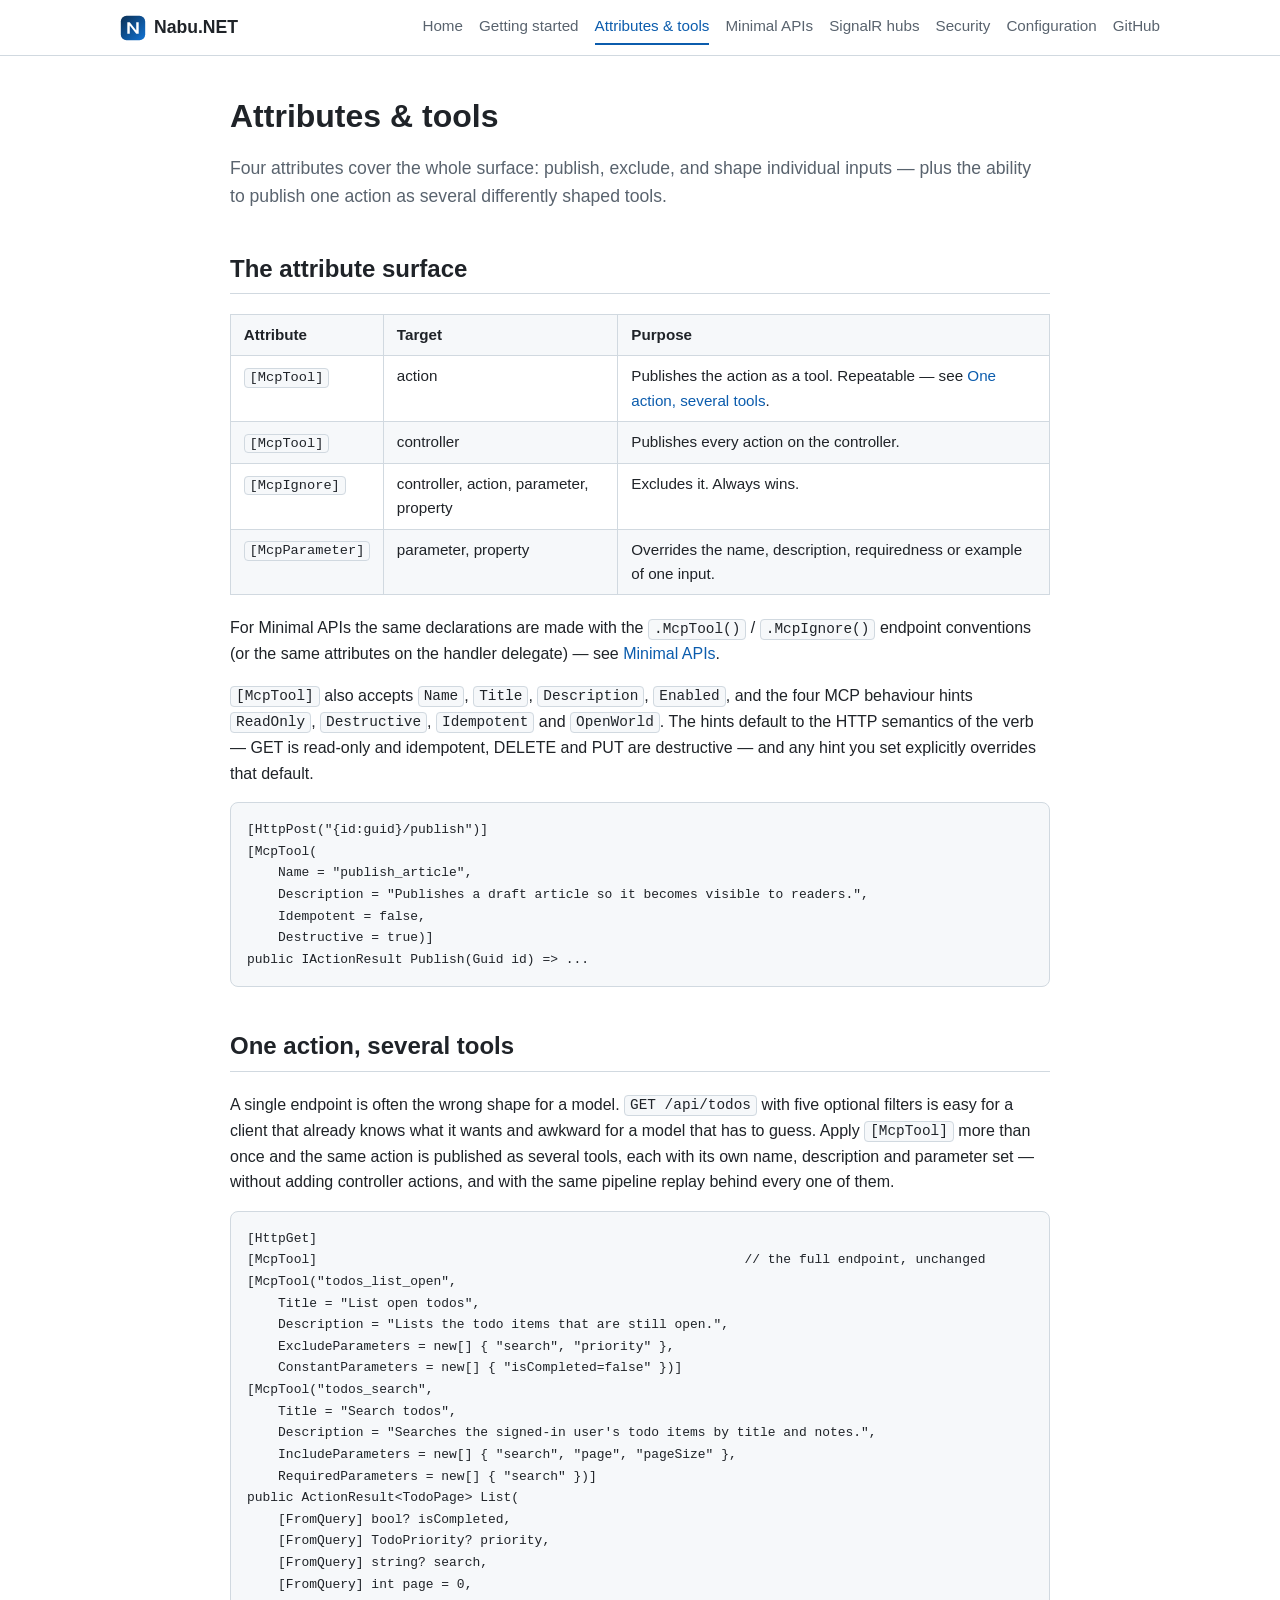
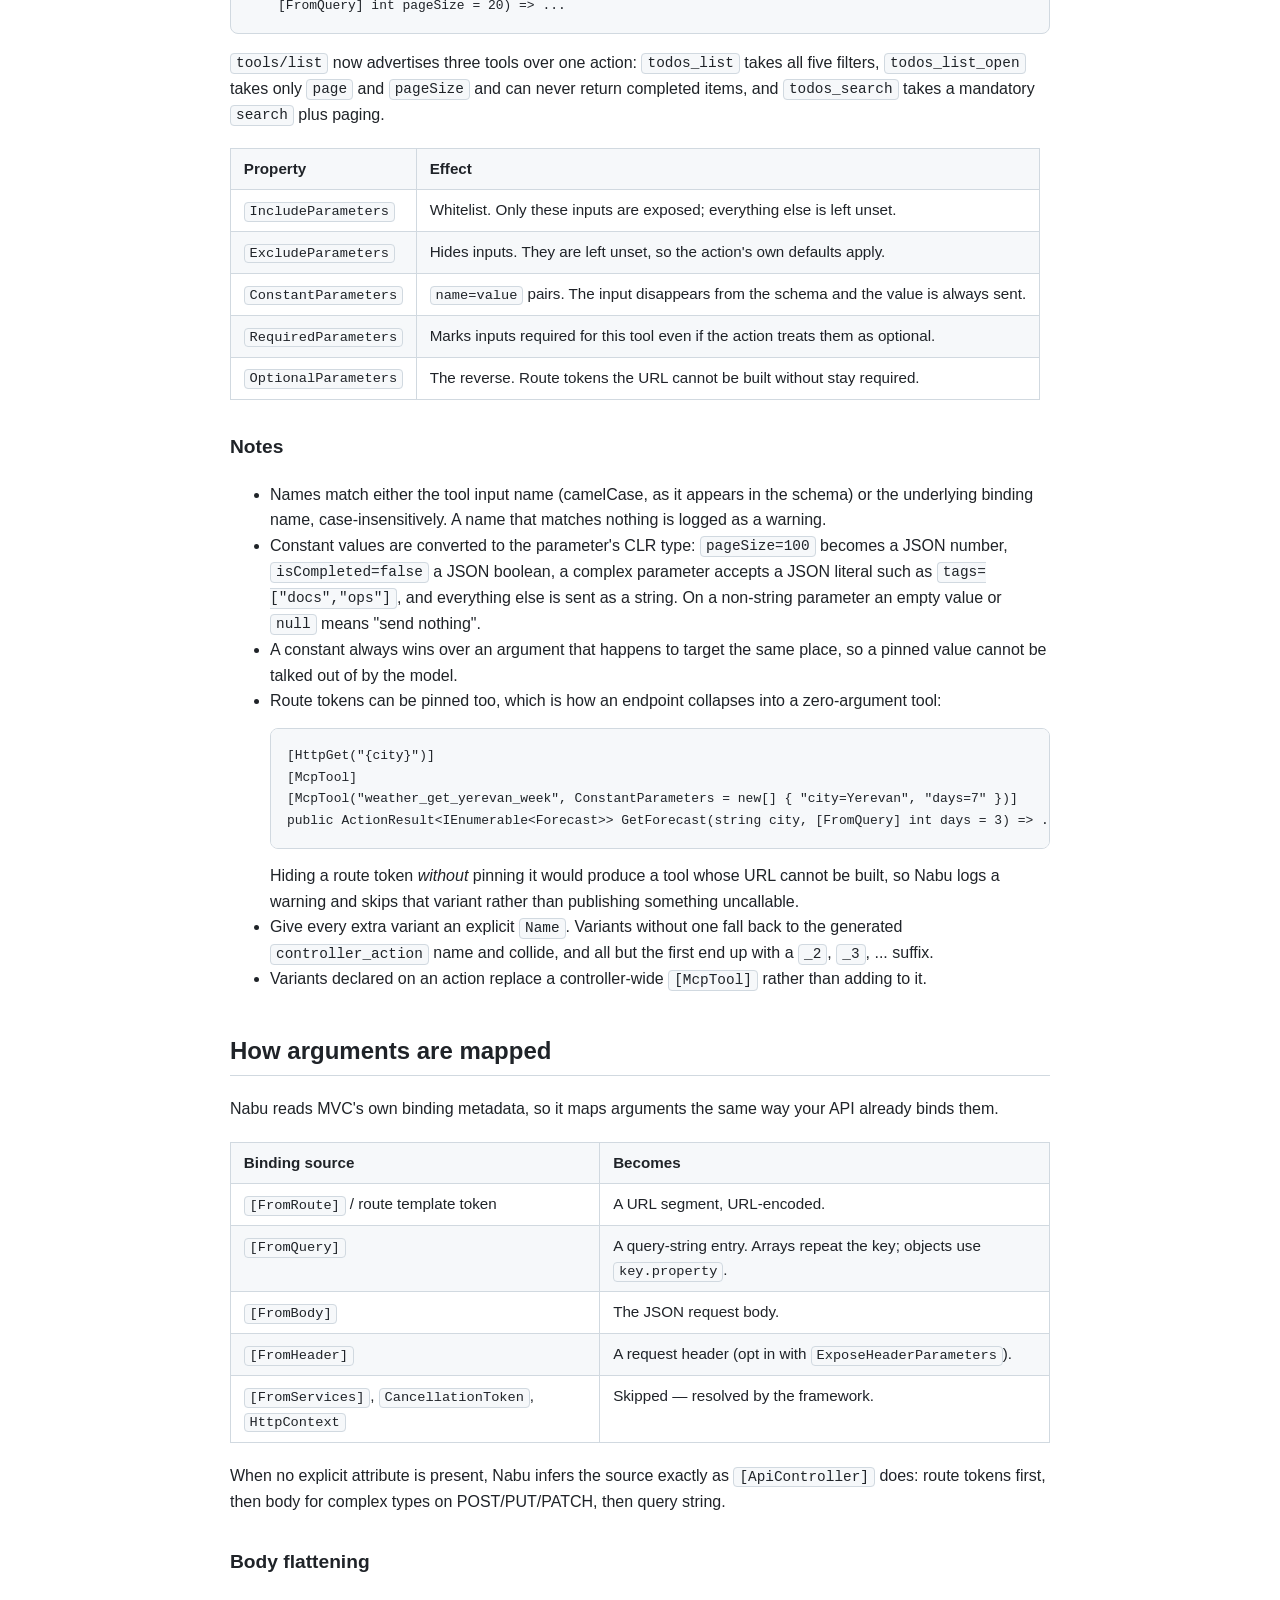
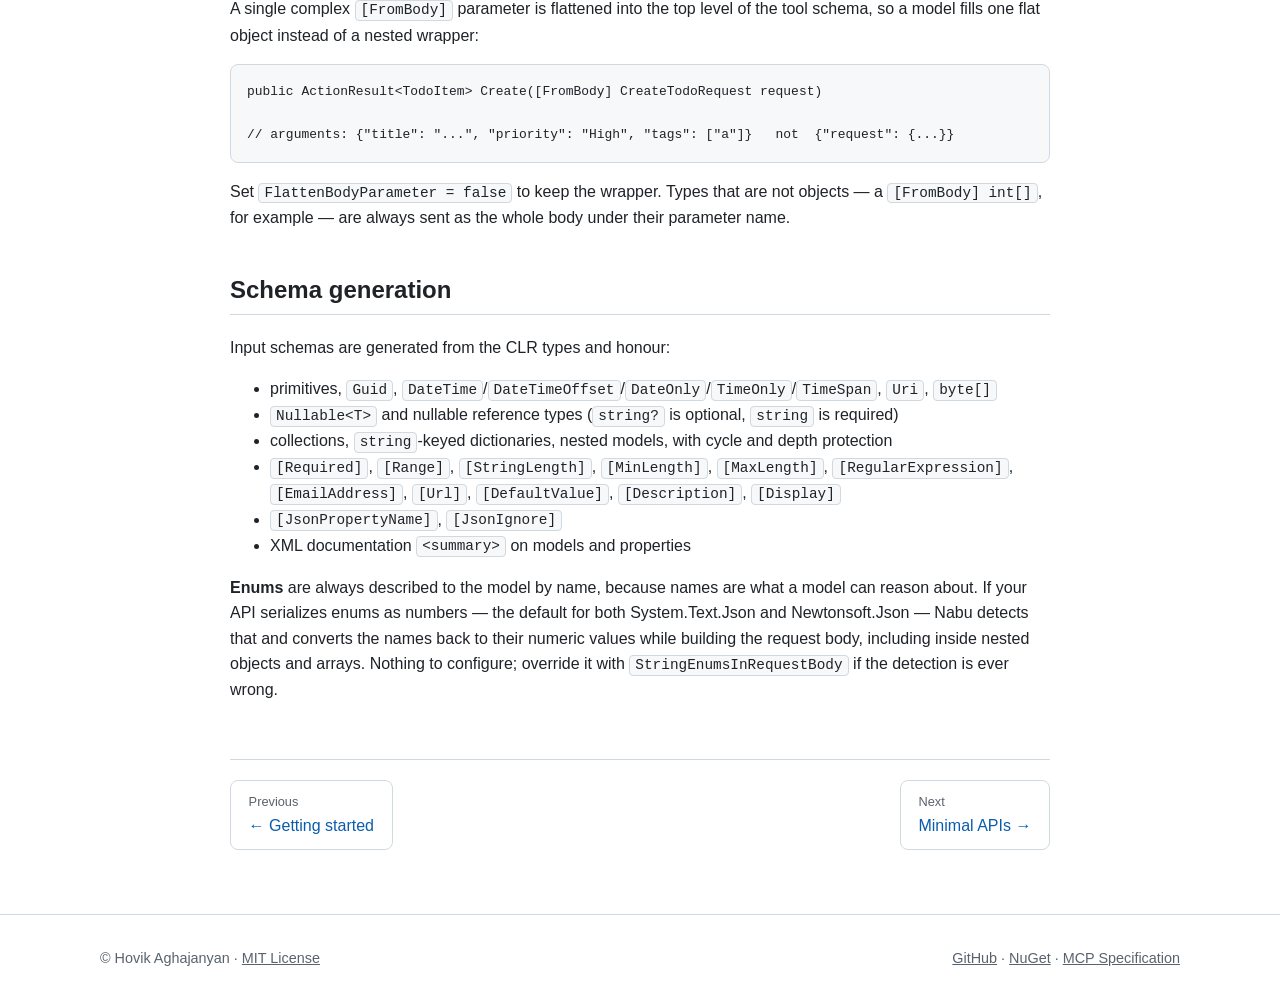
<file: docs/attributes-and-tools.html>
<!DOCTYPE html>
<html lang="en">
<head>
  <meta charset="utf-8">
  <meta name="viewport" content="width=device-width, initial-scale=1">
  <title>Attributes &amp; Tools — [McpTool], Argument Mapping and Schema Generation | Nabu.NET</title>
  <meta name="description" content="The Nabu.NET attribute surface: [McpTool], [McpIgnore], [McpParameter], publishing one action as several MCP tools, how arguments map to route, query, body and headers, and JSON schema generation from CLR types.">
  <link rel="canonical" href="https://hovik-aghajanyan.github.io/nabu.net/attributes-and-tools.html">
  <link rel="icon" type="image/svg+xml" href="assets/logo.svg">
  <link rel="stylesheet" href="assets/style.css">

  <meta property="og:type" content="article">
  <meta property="og:site_name" content="Nabu.NET">
  <meta property="og:title" content="Attributes &amp; Tools — [McpTool], Argument Mapping and Schema Generation">
  <meta property="og:description" content="The full Nabu.NET attribute surface: publishing actions as MCP tools, shaping parameter sets, and generating JSON schemas from CLR types and XML docs.">
  <meta property="og:url" content="https://hovik-aghajanyan.github.io/nabu.net/attributes-and-tools.html">
  <meta property="og:image" content="https://hovik-aghajanyan.github.io/nabu.net/assets/og-image.png">
  <meta name="twitter:card" content="summary_large_image">

  <script type="application/ld+json">
  {
    "@context": "https://schema.org",
    "@type": "TechArticle",
    "headline": "Nabu.NET attributes and tools",
    "description": "Reference for [McpTool], [McpIgnore] and [McpParameter], multi-tool publishing, argument mapping and schema generation in Nabu.NET.",
    "url": "https://hovik-aghajanyan.github.io/nabu.net/attributes-and-tools.html",
    "author": { "@type": "Person", "name": "Hovik Aghajanyan" },
    "breadcrumb": {
      "@type": "BreadcrumbList",
      "itemListElement": [
        { "@type": "ListItem", "position": 1, "name": "Nabu.NET", "item": "https://hovik-aghajanyan.github.io/nabu.net/" },
        { "@type": "ListItem", "position": 2, "name": "Attributes & tools", "item": "https://hovik-aghajanyan.github.io/nabu.net/attributes-and-tools.html" }
      ]
    }
  }
  </script>
</head>
<body>

<header class="site-header">
  <div class="inner">
    <a class="brand" href="./"><img src="assets/logo.svg" alt="" width="26" height="26"> Nabu.NET</a>
    <nav class="site-nav" aria-label="Main">
      <a href="./">Home</a>
      <a href="getting-started.html">Getting started</a>
      <a href="attributes-and-tools.html" aria-current="page">Attributes &amp; tools</a>
      <a href="minimal-apis.html">Minimal APIs</a>
      <a href="signalr.html">SignalR hubs</a>
      <a href="security.html">Security</a>
      <a href="configuration.html">Configuration</a>
      <a href="https://github.com/hovik-aghajanyan/nabu.net" rel="noopener">GitHub</a>
    </nav>
  </div>
</header>

<main>
  <article class="doc">
    <h1>Attributes &amp; tools</h1>
    <p class="lede">Four attributes cover the whole surface: publish, exclude, and shape individual inputs —
    plus the ability to publish one action as several differently shaped tools.</p>

    <h2 id="attributes">The attribute surface</h2>
    <table>
      <thead><tr><th>Attribute</th><th>Target</th><th>Purpose</th></tr></thead>
      <tbody>
        <tr><td><code>[McpTool]</code></td><td>action</td><td>Publishes the action as a tool. Repeatable — see <a href="#one-action-several-tools">One action, several tools</a>.</td></tr>
        <tr><td><code>[McpTool]</code></td><td>controller</td><td>Publishes every action on the controller.</td></tr>
        <tr><td><code>[McpIgnore]</code></td><td>controller, action, parameter, property</td><td>Excludes it. Always wins.</td></tr>
        <tr><td><code>[McpParameter]</code></td><td>parameter, property</td><td>Overrides the name, description, requiredness or example of one input.</td></tr>
      </tbody>
    </table>
    <p>
      For Minimal APIs the same declarations are made with the <code>.McpTool()</code> /
      <code>.McpIgnore()</code> endpoint conventions (or the same attributes on the handler delegate) —
      see <a href="minimal-apis.html">Minimal APIs</a>.
    </p>
    <p>
      <code>[McpTool]</code> also accepts <code>Name</code>, <code>Title</code>, <code>Description</code>,
      <code>Enabled</code>, and the four MCP behaviour hints <code>ReadOnly</code>, <code>Destructive</code>,
      <code>Idempotent</code> and <code>OpenWorld</code>. The hints default to the HTTP semantics of the
      verb — GET is read-only and idempotent, DELETE and PUT are destructive — and any hint you set
      explicitly overrides that default.
    </p>
    <pre><code>[HttpPost("{id:guid}/publish")]
[McpTool(
    Name = "publish_article",
    Description = "Publishes a draft article so it becomes visible to readers.",
    Idempotent = false,
    Destructive = true)]
public IActionResult Publish(Guid id) =&gt; ...</code></pre>

    <h2 id="one-action-several-tools">One action, several tools</h2>
    <p>
      A single endpoint is often the wrong shape for a model. <code>GET /api/todos</code> with five
      optional filters is easy for a client that already knows what it wants and awkward for a model that
      has to guess. Apply <code>[McpTool]</code> more than once and the same action is published as
      several tools, each with its own name, description and parameter set — without adding controller
      actions, and with the same pipeline replay behind every one of them.
    </p>
    <pre><code>[HttpGet]
[McpTool]                                                       // the full endpoint, unchanged
[McpTool("todos_list_open",
    Title = "List open todos",
    Description = "Lists the todo items that are still open.",
    ExcludeParameters = new[] { "search", "priority" },
    ConstantParameters = new[] { "isCompleted=false" })]
[McpTool("todos_search",
    Title = "Search todos",
    Description = "Searches the signed-in user's todo items by title and notes.",
    IncludeParameters = new[] { "search", "page", "pageSize" },
    RequiredParameters = new[] { "search" })]
public ActionResult&lt;TodoPage&gt; List(
    [FromQuery] bool? isCompleted,
    [FromQuery] TodoPriority? priority,
    [FromQuery] string? search,
    [FromQuery] int page = 0,
    [FromQuery] int pageSize = 20) =&gt; ...</code></pre>
    <p>
      <code>tools/list</code> now advertises three tools over one action: <code>todos_list</code> takes
      all five filters, <code>todos_list_open</code> takes only <code>page</code> and
      <code>pageSize</code> and can never return completed items, and <code>todos_search</code> takes a
      mandatory <code>search</code> plus paging.
    </p>
    <table>
      <thead><tr><th>Property</th><th>Effect</th></tr></thead>
      <tbody>
        <tr><td><code>IncludeParameters</code></td><td>Whitelist. Only these inputs are exposed; everything else is left unset.</td></tr>
        <tr><td><code>ExcludeParameters</code></td><td>Hides inputs. They are left unset, so the action's own defaults apply.</td></tr>
        <tr><td><code>ConstantParameters</code></td><td><code>name=value</code> pairs. The input disappears from the schema and the value is always sent.</td></tr>
        <tr><td><code>RequiredParameters</code></td><td>Marks inputs required for this tool even if the action treats them as optional.</td></tr>
        <tr><td><code>OptionalParameters</code></td><td>The reverse. Route tokens the URL cannot be built without stay required.</td></tr>
      </tbody>
    </table>
    <h3 id="multi-tool-notes">Notes</h3>
    <ul>
      <li>Names match either the tool input name (camelCase, as it appears in the schema) or the
        underlying binding name, case-insensitively. A name that matches nothing is logged as a warning.</li>
      <li>Constant values are converted to the parameter's CLR type: <code>pageSize=100</code> becomes a
        JSON number, <code>isCompleted=false</code> a JSON boolean, a complex parameter accepts a JSON
        literal such as <code>tags=["docs","ops"]</code>, and everything else is sent as a string. On a
        non-string parameter an empty value or <code>null</code> means "send nothing".</li>
      <li>A constant always wins over an argument that happens to target the same place, so a pinned
        value cannot be talked out of by the model.</li>
      <li>Route tokens can be pinned too, which is how an endpoint collapses into a zero-argument tool:
        <pre><code>[HttpGet("{city}")]
[McpTool]
[McpTool("weather_get_yerevan_week", ConstantParameters = new[] { "city=Yerevan", "days=7" })]
public ActionResult&lt;IEnumerable&lt;Forecast&gt;&gt; GetForecast(string city, [FromQuery] int days = 3) =&gt; ...</code></pre>
        Hiding a route token <em>without</em> pinning it would produce a tool whose URL cannot be built,
        so Nabu logs a warning and skips that variant rather than publishing something uncallable.</li>
      <li>Give every extra variant an explicit <code>Name</code>. Variants without one fall back to the
        generated <code>controller_action</code> name and collide, and all but the first end up with a
        <code>_2</code>, <code>_3</code>, ... suffix.</li>
      <li>Variants declared on an action replace a controller-wide <code>[McpTool]</code> rather than
        adding to it.</li>
    </ul>

    <h2 id="argument-mapping">How arguments are mapped</h2>
    <p>Nabu reads MVC's own binding metadata, so it maps arguments the same way your API already binds them.</p>
    <table>
      <thead><tr><th>Binding source</th><th>Becomes</th></tr></thead>
      <tbody>
        <tr><td><code>[FromRoute]</code> / route template token</td><td>A URL segment, URL-encoded.</td></tr>
        <tr><td><code>[FromQuery]</code></td><td>A query-string entry. Arrays repeat the key; objects use <code>key.property</code>.</td></tr>
        <tr><td><code>[FromBody]</code></td><td>The JSON request body.</td></tr>
        <tr><td><code>[FromHeader]</code></td><td>A request header (opt in with <code>ExposeHeaderParameters</code>).</td></tr>
        <tr><td><code>[FromServices]</code>, <code>CancellationToken</code>, <code>HttpContext</code></td><td>Skipped — resolved by the framework.</td></tr>
      </tbody>
    </table>
    <p>
      When no explicit attribute is present, Nabu infers the source exactly as <code>[ApiController]</code>
      does: route tokens first, then body for complex types on POST/PUT/PATCH, then query string.
    </p>
    <h3 id="body-flattening">Body flattening</h3>
    <p>
      A single complex <code>[FromBody]</code> parameter is flattened into the top level of the tool
      schema, so a model fills one flat object instead of a nested wrapper:
    </p>
    <pre><code>public ActionResult&lt;TodoItem&gt; Create([FromBody] CreateTodoRequest request)

// arguments: {"title": "...", "priority": "High", "tags": ["a"]}   not  {"request": {...}}</code></pre>
    <p>
      Set <code>FlattenBodyParameter = false</code> to keep the wrapper. Types that are not objects — a
      <code>[FromBody] int[]</code>, for example — are always sent as the whole body under their
      parameter name.
    </p>

    <h2 id="schema-generation">Schema generation</h2>
    <p>Input schemas are generated from the CLR types and honour:</p>
    <ul>
      <li>primitives, <code>Guid</code>, <code>DateTime</code>/<code>DateTimeOffset</code>/<code>DateOnly</code>/<code>TimeOnly</code>/<code>TimeSpan</code>, <code>Uri</code>, <code>byte[]</code></li>
      <li><code>Nullable&lt;T&gt;</code> and nullable reference types (<code>string?</code> is optional, <code>string</code> is required)</li>
      <li>collections, <code>string</code>-keyed dictionaries, nested models, with cycle and depth protection</li>
      <li><code>[Required]</code>, <code>[Range]</code>, <code>[StringLength]</code>, <code>[MinLength]</code>, <code>[MaxLength]</code>, <code>[RegularExpression]</code>, <code>[EmailAddress]</code>, <code>[Url]</code>, <code>[DefaultValue]</code>, <code>[Description]</code>, <code>[Display]</code></li>
      <li><code>[JsonPropertyName]</code>, <code>[JsonIgnore]</code></li>
      <li>XML documentation <code>&lt;summary&gt;</code> on models and properties</li>
    </ul>
    <p>
      <strong>Enums</strong> are always described to the model by name, because names are what a model can
      reason about. If your API serializes enums as numbers — the default for both System.Text.Json and
      Newtonsoft.Json — Nabu detects that and converts the names back to their numeric values while
      building the request body, including inside nested objects and arrays. Nothing to configure;
      override it with <code>StringEnumsInRequestBody</code> if the detection is ever wrong.
    </p>

    <div class="pager">
      <a href="getting-started.html"><span class="dir">Previous</span>← Getting started</a>
      <a href="minimal-apis.html"><span class="dir">Next</span>Minimal APIs →</a>
    </div>
  </article>
</main>

<footer class="site-footer">
  <div class="inner">
    <span>© Hovik Aghajanyan · <a href="https://github.com/hovik-aghajanyan/nabu.net/blob/main/LICENSE" rel="noopener">MIT License</a></span>
    <span><a href="https://github.com/hovik-aghajanyan/nabu.net" rel="noopener">GitHub</a> · <a href="https://www.nuget.org/packages/Nabu.Mcp.AspNetCore" rel="noopener">NuGet</a> · <a href="https://modelcontextprotocol.io" rel="noopener">MCP Specification</a></span>
  </div>
</footer>

</body>
</html>
</file>
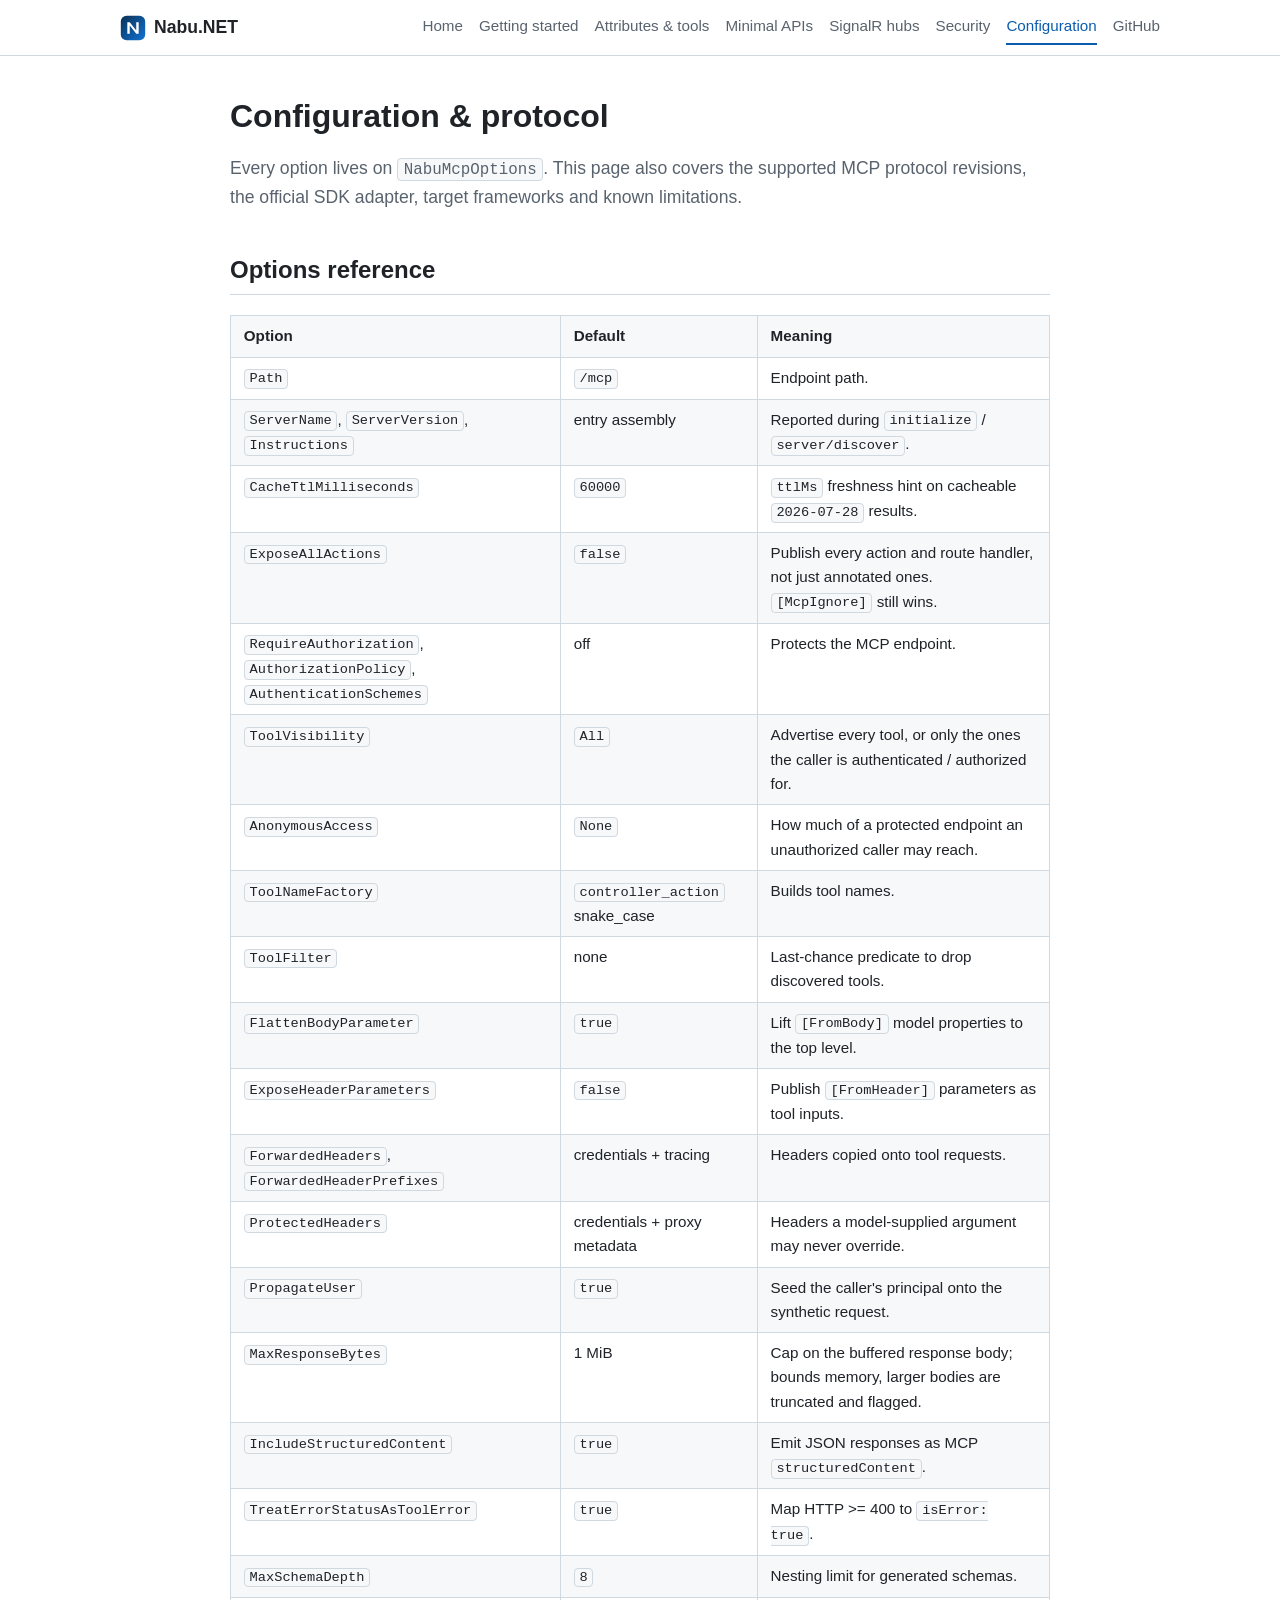
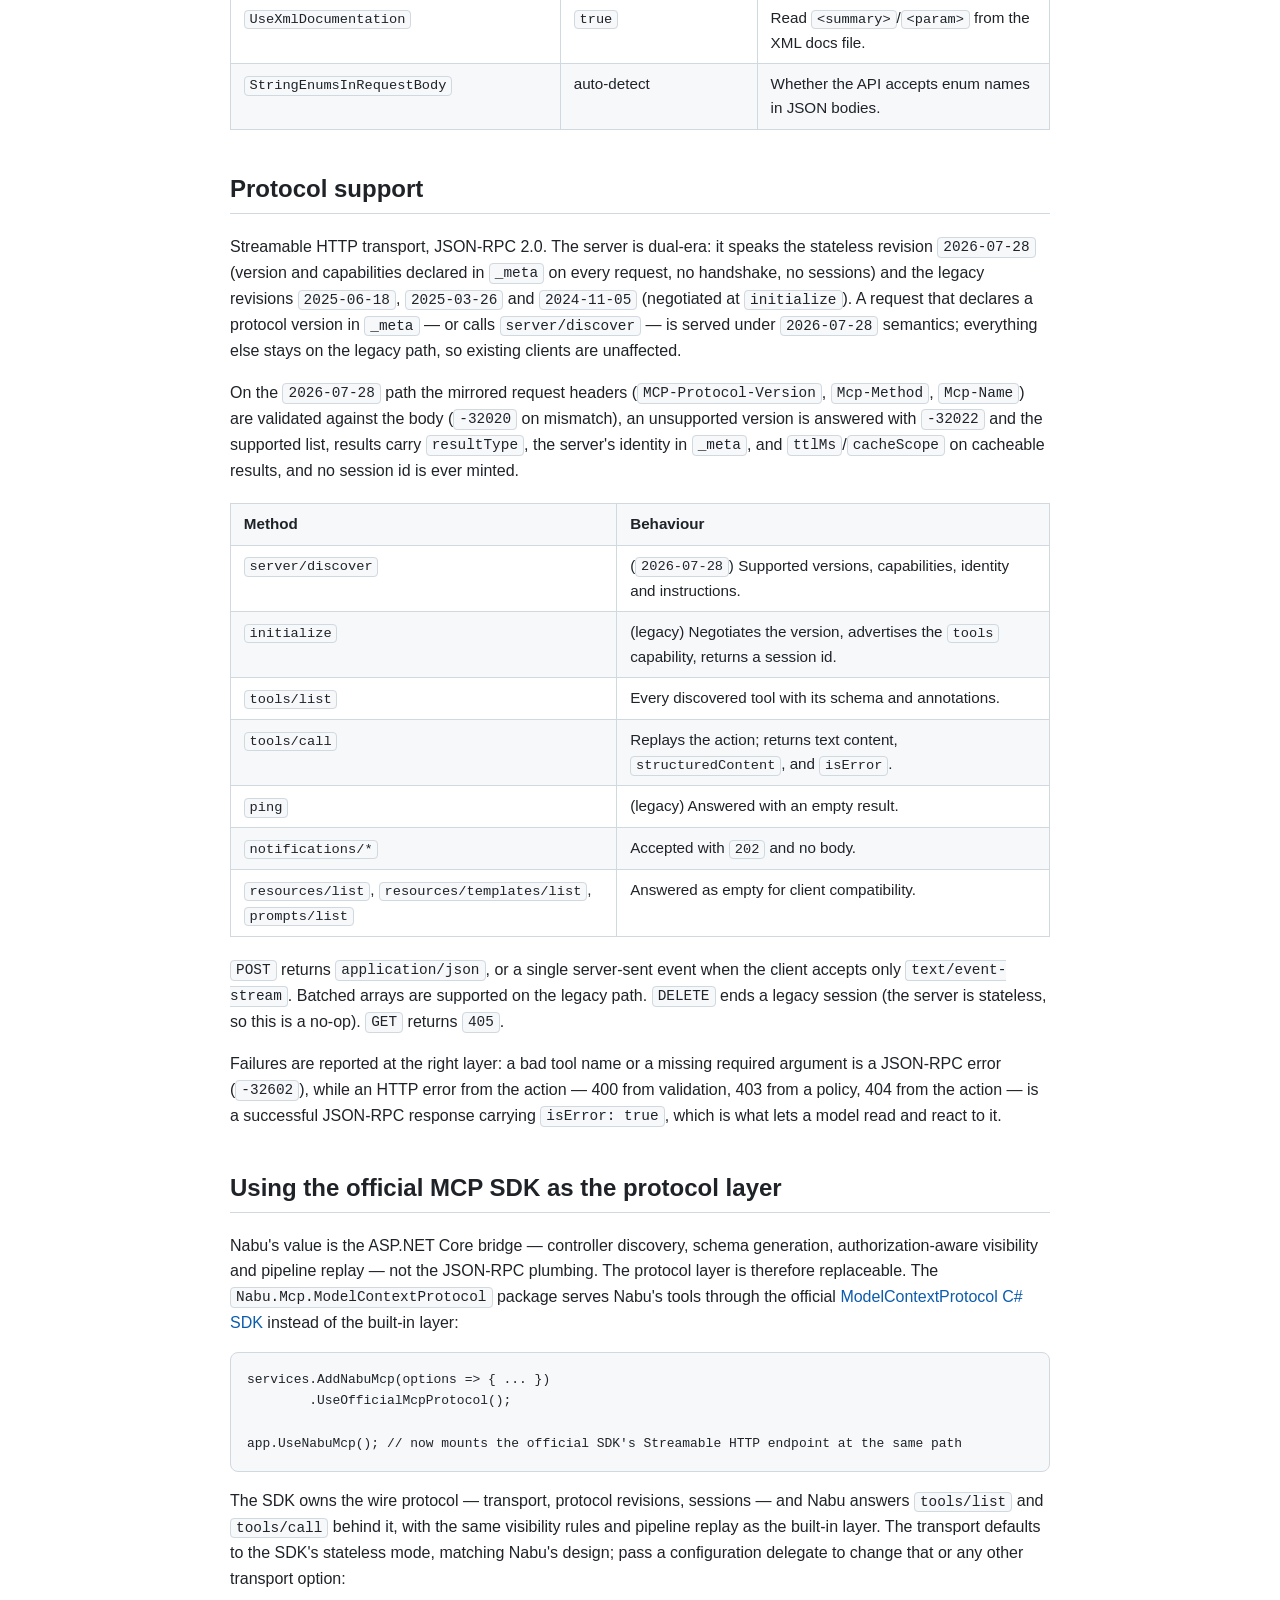
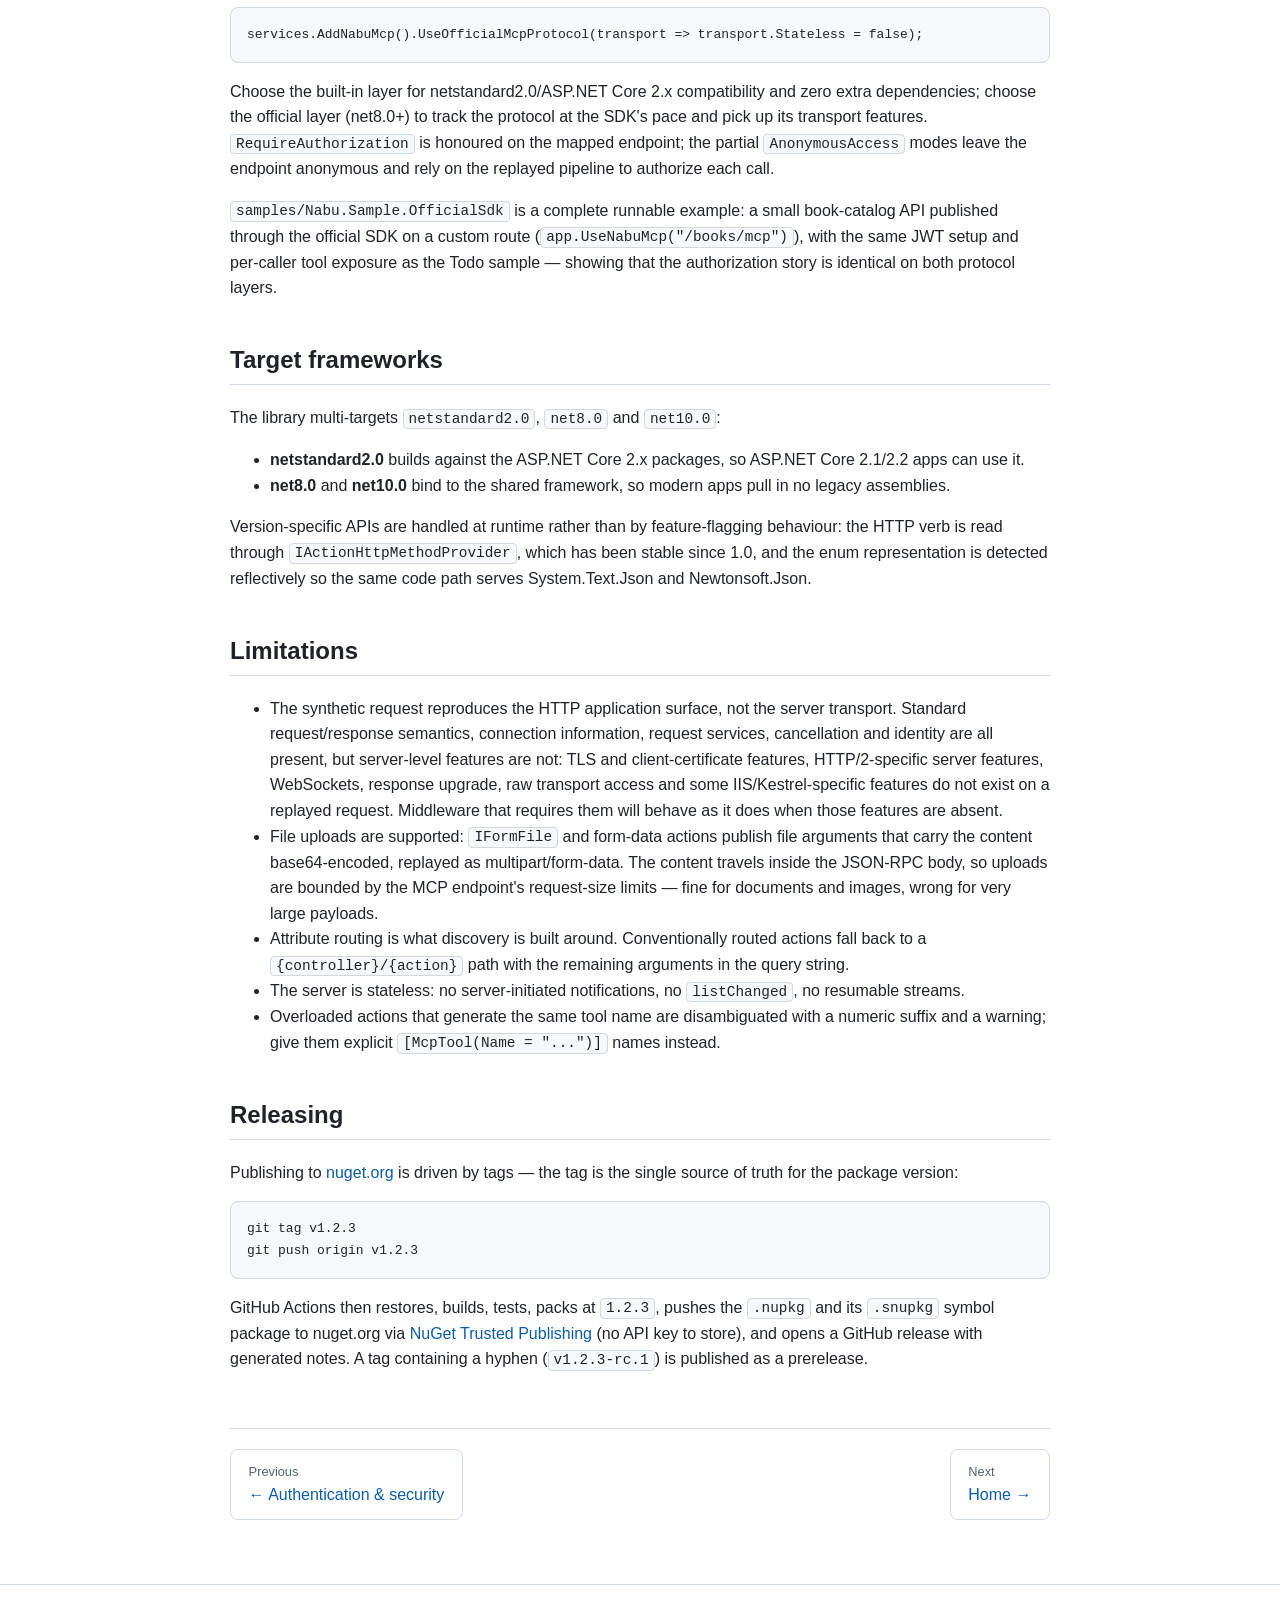
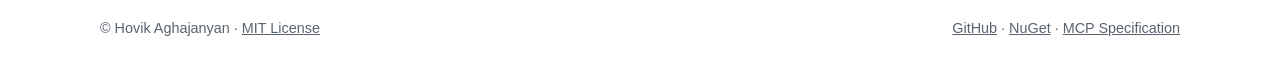
<file: docs/configuration.html>
<!DOCTYPE html>
<html lang="en">
<head>
  <meta charset="utf-8">
  <meta name="viewport" content="width=device-width, initial-scale=1">
  <title>Configuration, Protocol Support &amp; Limitations — NabuMcpOptions Reference | Nabu.NET</title>
  <meta name="description" content="Full NabuMcpOptions reference for Nabu.NET: every option and default, supported MCP protocol revisions (2026-07-28 and legacy), the official MCP C# SDK adapter, target frameworks and known limitations.">
  <link rel="canonical" href="https://hovik-aghajanyan.github.io/nabu.net/configuration.html">
  <link rel="icon" type="image/svg+xml" href="assets/logo.svg">
  <link rel="stylesheet" href="assets/style.css">

  <meta property="og:type" content="article">
  <meta property="og:site_name" content="Nabu.NET">
  <meta property="og:title" content="Configuration, Protocol Support &amp; Limitations — NabuMcpOptions Reference">
  <meta property="og:description" content="Every NabuMcpOptions option and default, supported MCP protocol revisions, the official MCP C# SDK adapter, target frameworks and limitations.">
  <meta property="og:url" content="https://hovik-aghajanyan.github.io/nabu.net/configuration.html">
  <meta property="og:image" content="https://hovik-aghajanyan.github.io/nabu.net/assets/og-image.png">
  <meta name="twitter:card" content="summary_large_image">

  <script type="application/ld+json">
  {
    "@context": "https://schema.org",
    "@type": "TechArticle",
    "headline": "Nabu.NET configuration and protocol reference",
    "description": "NabuMcpOptions reference, MCP protocol revision support, official MCP C# SDK adapter, target frameworks and limitations.",
    "url": "https://hovik-aghajanyan.github.io/nabu.net/configuration.html",
    "author": { "@type": "Person", "name": "Hovik Aghajanyan" },
    "breadcrumb": {
      "@type": "BreadcrumbList",
      "itemListElement": [
        { "@type": "ListItem", "position": 1, "name": "Nabu.NET", "item": "https://hovik-aghajanyan.github.io/nabu.net/" },
        { "@type": "ListItem", "position": 2, "name": "Configuration & protocol", "item": "https://hovik-aghajanyan.github.io/nabu.net/configuration.html" }
      ]
    }
  }
  </script>
</head>
<body>

<header class="site-header">
  <div class="inner">
    <a class="brand" href="./"><img src="assets/logo.svg" alt="" width="26" height="26"> Nabu.NET</a>
    <nav class="site-nav" aria-label="Main">
      <a href="./">Home</a>
      <a href="getting-started.html">Getting started</a>
      <a href="attributes-and-tools.html">Attributes &amp; tools</a>
      <a href="minimal-apis.html">Minimal APIs</a>
      <a href="signalr.html">SignalR hubs</a>
      <a href="security.html">Security</a>
      <a href="configuration.html" aria-current="page">Configuration</a>
      <a href="https://github.com/hovik-aghajanyan/nabu.net" rel="noopener">GitHub</a>
    </nav>
  </div>
</header>

<main>
  <article class="doc">
    <h1>Configuration &amp; protocol</h1>
    <p class="lede">Every option lives on <code>NabuMcpOptions</code>. This page also covers the supported
    MCP protocol revisions, the official SDK adapter, target frameworks and known limitations.</p>

    <h2 id="options">Options reference</h2>
    <table>
      <thead><tr><th>Option</th><th>Default</th><th>Meaning</th></tr></thead>
      <tbody>
        <tr><td><code>Path</code></td><td><code>/mcp</code></td><td>Endpoint path.</td></tr>
        <tr><td><code>ServerName</code>, <code>ServerVersion</code>, <code>Instructions</code></td><td>entry assembly</td><td>Reported during <code>initialize</code> / <code>server/discover</code>.</td></tr>
        <tr><td><code>CacheTtlMilliseconds</code></td><td><code>60000</code></td><td><code>ttlMs</code> freshness hint on cacheable <code>2026-07-28</code> results.</td></tr>
        <tr><td><code>ExposeAllActions</code></td><td><code>false</code></td><td>Publish every action and route handler, not just annotated ones. <code>[McpIgnore]</code> still wins.</td></tr>
        <tr><td><code>RequireAuthorization</code>, <code>AuthorizationPolicy</code>, <code>AuthenticationSchemes</code></td><td>off</td><td>Protects the MCP endpoint.</td></tr>
        <tr><td><code>ToolVisibility</code></td><td><code>All</code></td><td>Advertise every tool, or only the ones the caller is authenticated / authorized for.</td></tr>
        <tr><td><code>AnonymousAccess</code></td><td><code>None</code></td><td>How much of a protected endpoint an unauthorized caller may reach.</td></tr>
        <tr><td><code>ToolNameFactory</code></td><td><code>controller_action</code> snake_case</td><td>Builds tool names.</td></tr>
        <tr><td><code>ToolFilter</code></td><td>none</td><td>Last-chance predicate to drop discovered tools.</td></tr>
        <tr><td><code>FlattenBodyParameter</code></td><td><code>true</code></td><td>Lift <code>[FromBody]</code> model properties to the top level.</td></tr>
        <tr><td><code>ExposeHeaderParameters</code></td><td><code>false</code></td><td>Publish <code>[FromHeader]</code> parameters as tool inputs.</td></tr>
        <tr><td><code>ForwardedHeaders</code>, <code>ForwardedHeaderPrefixes</code></td><td>credentials + tracing</td><td>Headers copied onto tool requests.</td></tr>
        <tr><td><code>ProtectedHeaders</code></td><td>credentials + proxy metadata</td><td>Headers a model-supplied argument may never override.</td></tr>
        <tr><td><code>PropagateUser</code></td><td><code>true</code></td><td>Seed the caller's principal onto the synthetic request.</td></tr>
        <tr><td><code>MaxResponseBytes</code></td><td>1 MiB</td><td>Cap on the buffered response body; bounds memory, larger bodies are truncated and flagged.</td></tr>
        <tr><td><code>IncludeStructuredContent</code></td><td><code>true</code></td><td>Emit JSON responses as MCP <code>structuredContent</code>.</td></tr>
        <tr><td><code>TreatErrorStatusAsToolError</code></td><td><code>true</code></td><td>Map HTTP &gt;= 400 to <code>isError: true</code>.</td></tr>
        <tr><td><code>MaxSchemaDepth</code></td><td><code>8</code></td><td>Nesting limit for generated schemas.</td></tr>
        <tr><td><code>UseXmlDocumentation</code></td><td><code>true</code></td><td>Read <code>&lt;summary&gt;</code>/<code>&lt;param&gt;</code> from the XML docs file.</td></tr>
        <tr><td><code>StringEnumsInRequestBody</code></td><td>auto-detect</td><td>Whether the API accepts enum names in JSON bodies.</td></tr>
      </tbody>
    </table>

    <h2 id="protocol">Protocol support</h2>
    <p>
      Streamable HTTP transport, JSON-RPC 2.0. The server is dual-era: it speaks the stateless revision
      <code>2026-07-28</code> (version and capabilities declared in <code>_meta</code> on every request,
      no handshake, no sessions) and the legacy revisions <code>2025-06-18</code>,
      <code>2025-03-26</code> and <code>2024-11-05</code> (negotiated at <code>initialize</code>). A
      request that declares a protocol version in <code>_meta</code> — or calls
      <code>server/discover</code> — is served under <code>2026-07-28</code> semantics; everything else
      stays on the legacy path, so existing clients are unaffected.
    </p>
    <p>
      On the <code>2026-07-28</code> path the mirrored request headers
      (<code>MCP-Protocol-Version</code>, <code>Mcp-Method</code>, <code>Mcp-Name</code>) are validated
      against the body (<code>-32020</code> on mismatch), an unsupported version is answered with
      <code>-32022</code> and the supported list, results carry <code>resultType</code>, the server's
      identity in <code>_meta</code>, and <code>ttlMs</code>/<code>cacheScope</code> on cacheable
      results, and no session id is ever minted.
    </p>
    <table>
      <thead><tr><th>Method</th><th>Behaviour</th></tr></thead>
      <tbody>
        <tr><td><code>server/discover</code></td><td>(<code>2026-07-28</code>) Supported versions, capabilities, identity and instructions.</td></tr>
        <tr><td><code>initialize</code></td><td>(legacy) Negotiates the version, advertises the <code>tools</code> capability, returns a session id.</td></tr>
        <tr><td><code>tools/list</code></td><td>Every discovered tool with its schema and annotations.</td></tr>
        <tr><td><code>tools/call</code></td><td>Replays the action; returns text content, <code>structuredContent</code>, and <code>isError</code>.</td></tr>
        <tr><td><code>ping</code></td><td>(legacy) Answered with an empty result.</td></tr>
        <tr><td><code>notifications/*</code></td><td>Accepted with <code>202</code> and no body.</td></tr>
        <tr><td><code>resources/list</code>, <code>resources/templates/list</code>, <code>prompts/list</code></td><td>Answered as empty for client compatibility.</td></tr>
      </tbody>
    </table>
    <p>
      <code>POST</code> returns <code>application/json</code>, or a single server-sent event when the
      client accepts only <code>text/event-stream</code>. Batched arrays are supported on the legacy
      path. <code>DELETE</code> ends a legacy session (the server is stateless, so this is a no-op).
      <code>GET</code> returns <code>405</code>.
    </p>
    <p>
      Failures are reported at the right layer: a bad tool name or a missing required argument is a
      JSON-RPC error (<code>-32602</code>), while an HTTP error from the action — 400 from validation,
      403 from a policy, 404 from the action — is a successful JSON-RPC response carrying
      <code>isError: true</code>, which is what lets a model read and react to it.
    </p>

    <h2 id="official-sdk">Using the official MCP SDK as the protocol layer</h2>
    <p>
      Nabu's value is the ASP.NET Core bridge — controller discovery, schema generation,
      authorization-aware visibility and pipeline replay — not the JSON-RPC plumbing. The protocol layer
      is therefore replaceable. The <code>Nabu.Mcp.ModelContextProtocol</code> package serves Nabu's
      tools through the official
      <a href="https://github.com/modelcontextprotocol/csharp-sdk" rel="noopener">ModelContextProtocol C# SDK</a>
      instead of the built-in layer:
    </p>
    <pre><code>services.AddNabuMcp(options =&gt; { ... })
        .UseOfficialMcpProtocol();

app.UseNabuMcp(); // now mounts the official SDK's Streamable HTTP endpoint at the same path</code></pre>
    <p>
      The SDK owns the wire protocol — transport, protocol revisions, sessions — and Nabu answers
      <code>tools/list</code> and <code>tools/call</code> behind it, with the same visibility rules and
      pipeline replay as the built-in layer. The transport defaults to the SDK's stateless mode, matching
      Nabu's design; pass a configuration delegate to change that or any other transport option:
    </p>
    <pre><code>services.AddNabuMcp().UseOfficialMcpProtocol(transport =&gt; transport.Stateless = false);</code></pre>
    <p>
      Choose the built-in layer for netstandard2.0/ASP.NET Core 2.x compatibility and zero extra
      dependencies; choose the official layer (net8.0+) to track the protocol at the SDK's pace and pick
      up its transport features. <code>RequireAuthorization</code> is honoured on the mapped endpoint;
      the partial <code>AnonymousAccess</code> modes leave the endpoint anonymous and rely on the
      replayed pipeline to authorize each call.
    </p>
    <p>
      <code>samples/Nabu.Sample.OfficialSdk</code> is a complete runnable example: a small book-catalog
      API published through the official SDK on a custom route
      (<code>app.UseNabuMcp("/books/mcp")</code>), with the same JWT setup and per-caller tool exposure
      as the Todo sample — showing that the authorization story is identical on both protocol layers.
    </p>

    <h2 id="target-frameworks">Target frameworks</h2>
    <p>The library multi-targets <code>netstandard2.0</code>, <code>net8.0</code> and <code>net10.0</code>:</p>
    <ul>
      <li><strong>netstandard2.0</strong> builds against the ASP.NET Core 2.x packages, so ASP.NET Core 2.1/2.2 apps can use it.</li>
      <li><strong>net8.0</strong> and <strong>net10.0</strong> bind to the shared framework, so modern apps pull in no legacy assemblies.</li>
    </ul>
    <p>
      Version-specific APIs are handled at runtime rather than by feature-flagging behaviour: the HTTP
      verb is read through <code>IActionHttpMethodProvider</code>, which has been stable since 1.0, and
      the enum representation is detected reflectively so the same code path serves System.Text.Json and
      Newtonsoft.Json.
    </p>

    <h2 id="limitations">Limitations</h2>
    <ul>
      <li>The synthetic request reproduces the HTTP application surface, not the server transport.
        Standard request/response semantics, connection information, request services, cancellation and
        identity are all present, but server-level features are not: TLS and client-certificate features,
        HTTP/2-specific server features, WebSockets, response upgrade, raw transport access and some
        IIS/Kestrel-specific features do not exist on a replayed request. Middleware that requires them
        will behave as it does when those features are absent.</li>
      <li>File uploads are supported: <code>IFormFile</code> and form-data actions publish file
        arguments that carry the content base64-encoded, replayed as multipart/form-data. The content
        travels inside the JSON-RPC body, so uploads are bounded by the MCP endpoint's request-size
        limits — fine for documents and images, wrong for very large payloads.</li>
      <li>Attribute routing is what discovery is built around. Conventionally routed actions fall back to
        a <code>{controller}/{action}</code> path with the remaining arguments in the query string.</li>
      <li>The server is stateless: no server-initiated notifications, no <code>listChanged</code>, no
        resumable streams.</li>
      <li>Overloaded actions that generate the same tool name are disambiguated with a numeric suffix and
        a warning; give them explicit <code>[McpTool(Name = "...")]</code> names instead.</li>
    </ul>

    <h2 id="releasing">Releasing</h2>
    <p>
      Publishing to <a href="https://www.nuget.org/packages/Nabu.Mcp.AspNetCore" rel="noopener">nuget.org</a>
      is driven by tags — the tag is the single source of truth for the package version:
    </p>
    <pre><code>git tag v1.2.3
git push origin v1.2.3</code></pre>
    <p>
      GitHub Actions then restores, builds, tests, packs at <code>1.2.3</code>, pushes the
      <code>.nupkg</code> and its <code>.snupkg</code> symbol package to nuget.org via
      <a href="https://learn.microsoft.com/nuget/nuget-org/trusted-publishing" rel="noopener">NuGet Trusted Publishing</a>
      (no API key to store), and opens a GitHub release with generated notes. A tag containing a hyphen
      (<code>v1.2.3-rc.1</code>) is published as a prerelease.
    </p>

    <div class="pager">
      <a href="security.html"><span class="dir">Previous</span>← Authentication &amp; security</a>
      <a href="./"><span class="dir">Next</span>Home →</a>
    </div>
  </article>
</main>

<footer class="site-footer">
  <div class="inner">
    <span>© Hovik Aghajanyan · <a href="https://github.com/hovik-aghajanyan/nabu.net/blob/main/LICENSE" rel="noopener">MIT License</a></span>
    <span><a href="https://github.com/hovik-aghajanyan/nabu.net" rel="noopener">GitHub</a> · <a href="https://www.nuget.org/packages/Nabu.Mcp.AspNetCore" rel="noopener">NuGet</a> · <a href="https://modelcontextprotocol.io" rel="noopener">MCP Specification</a></span>
  </div>
</footer>

</body>
</html>
</file>
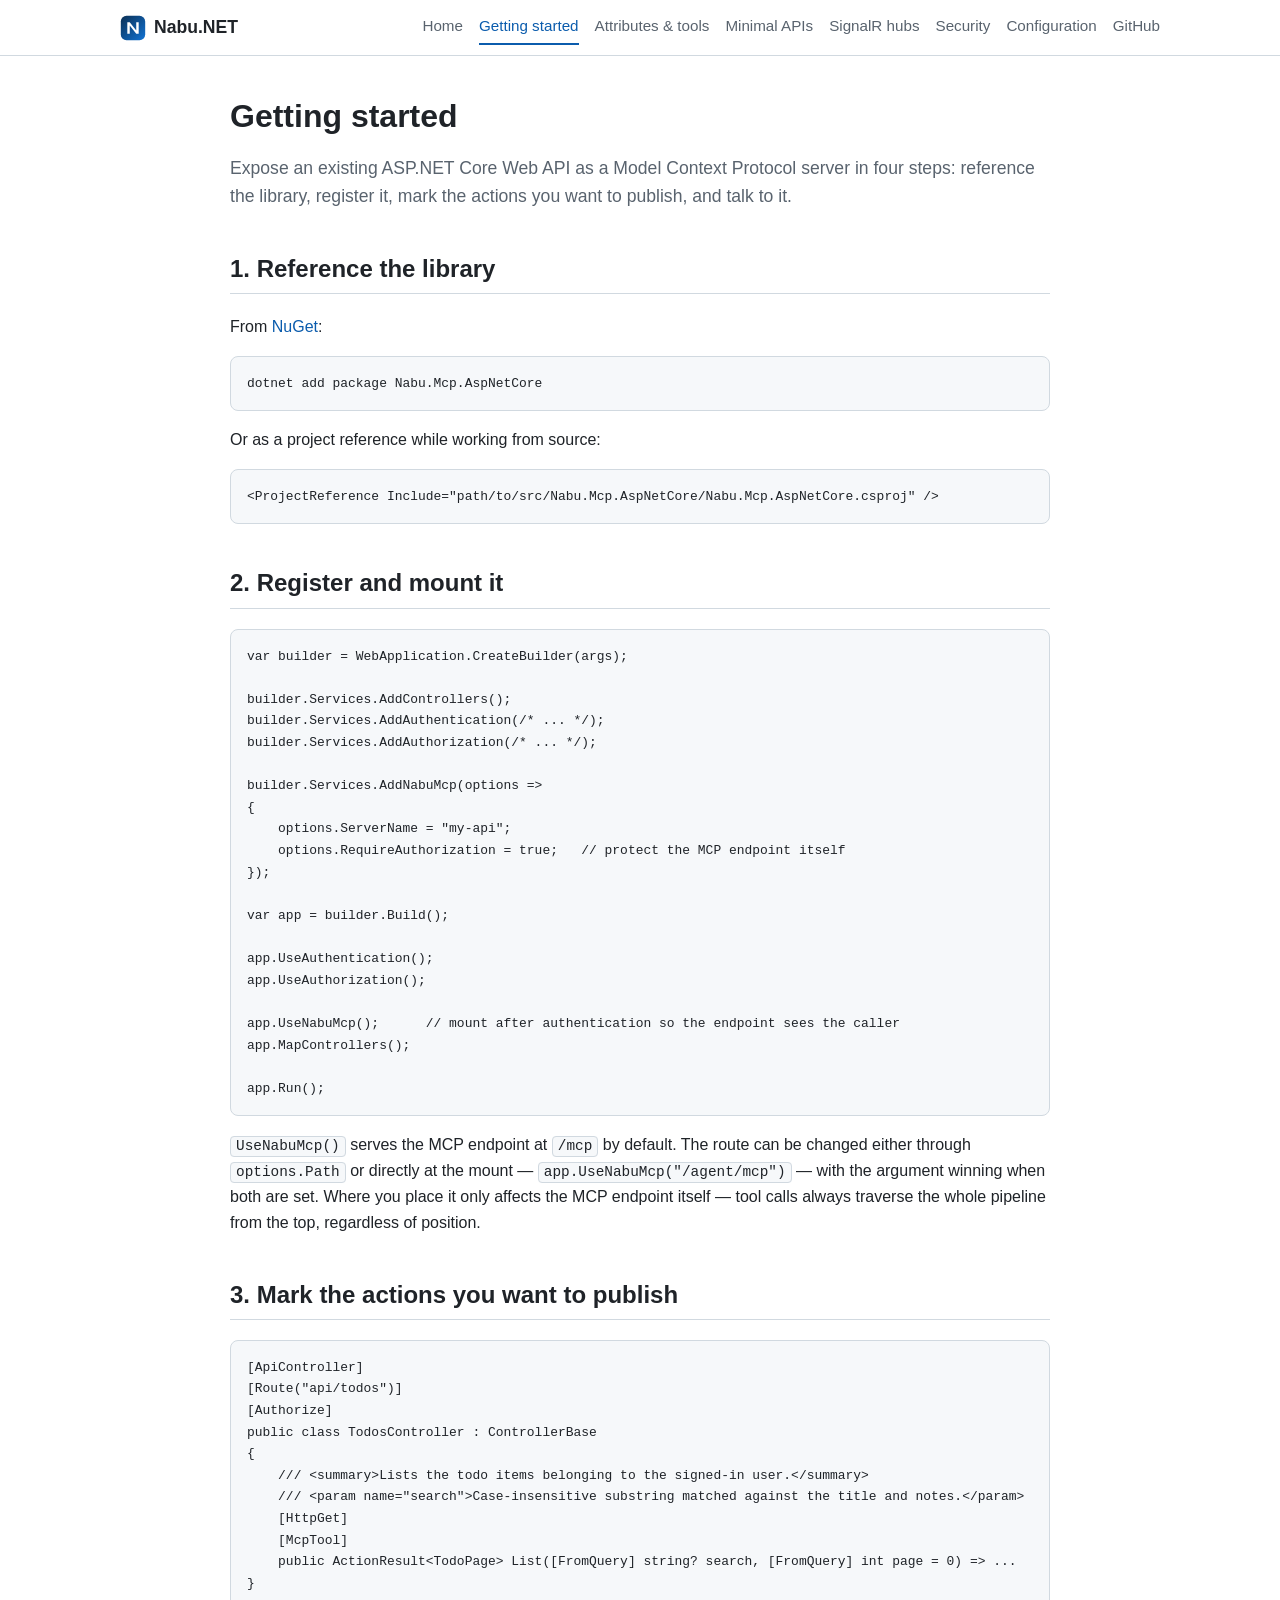
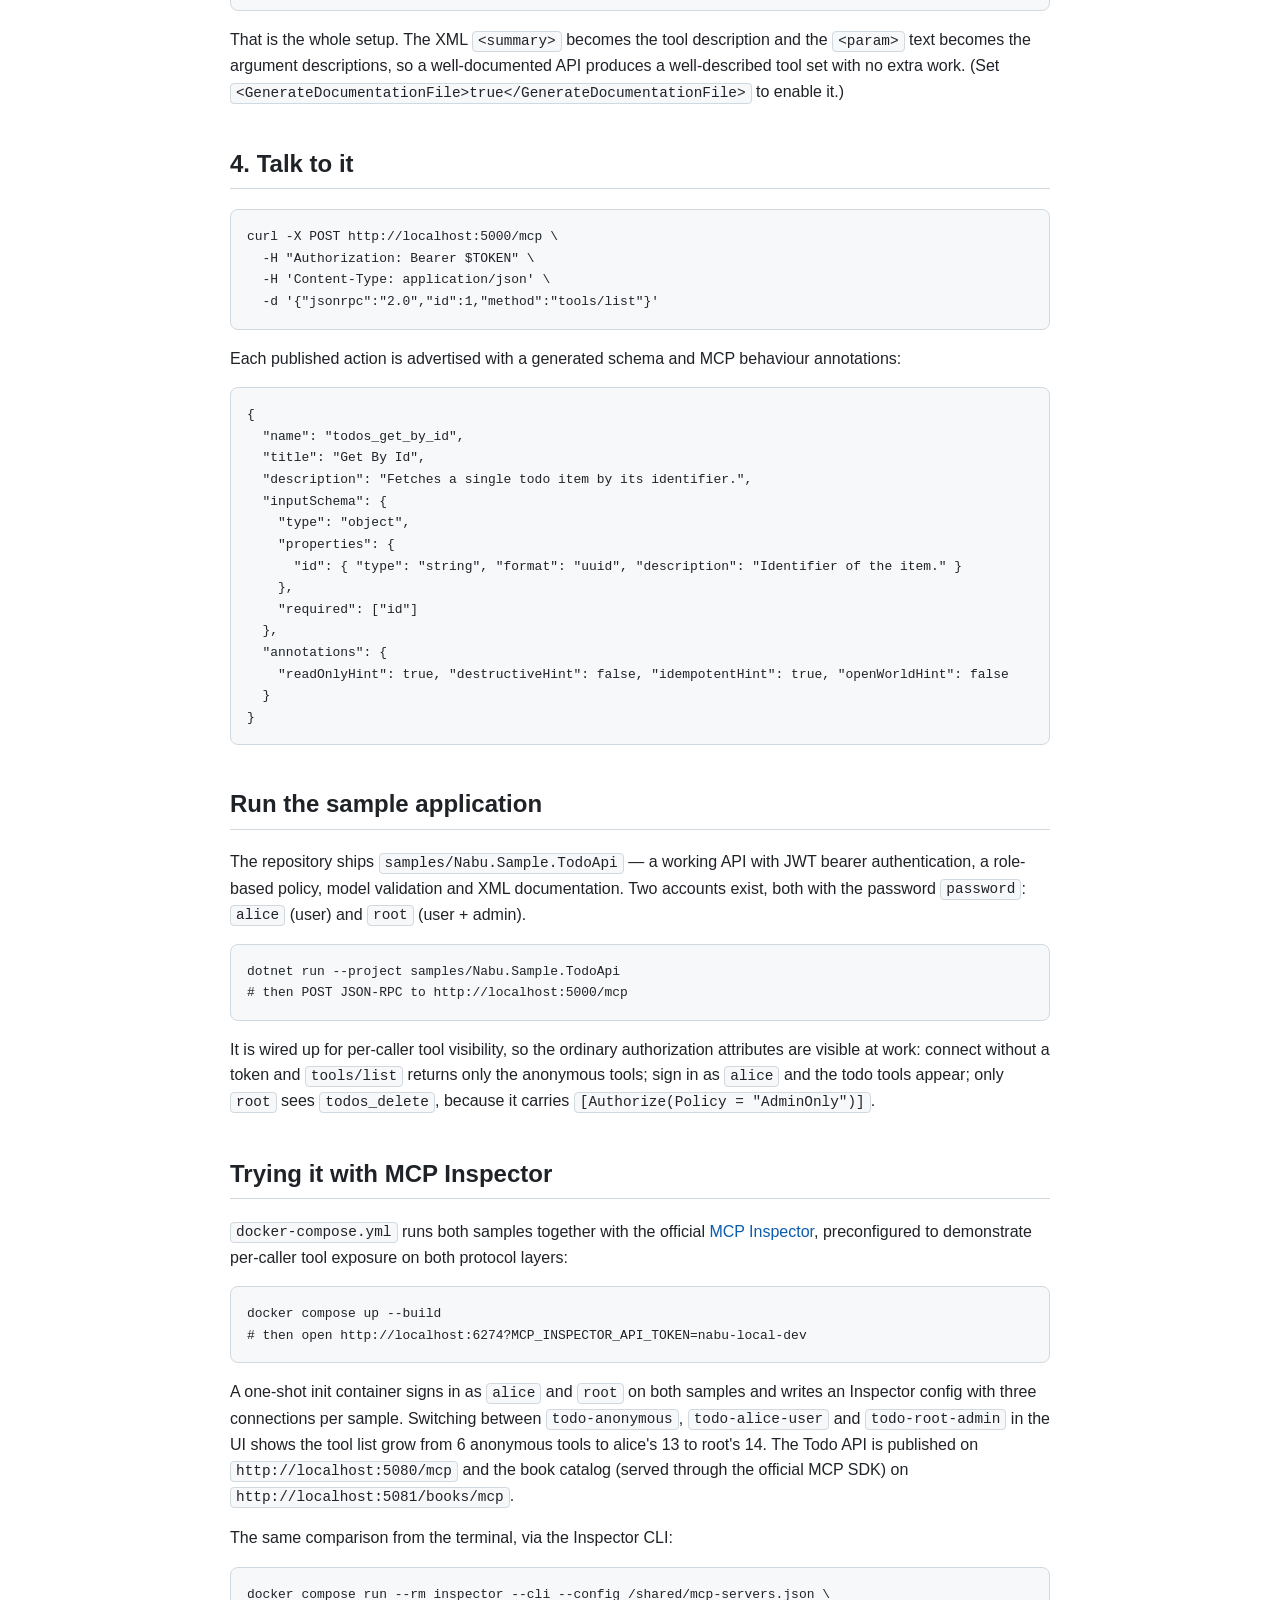
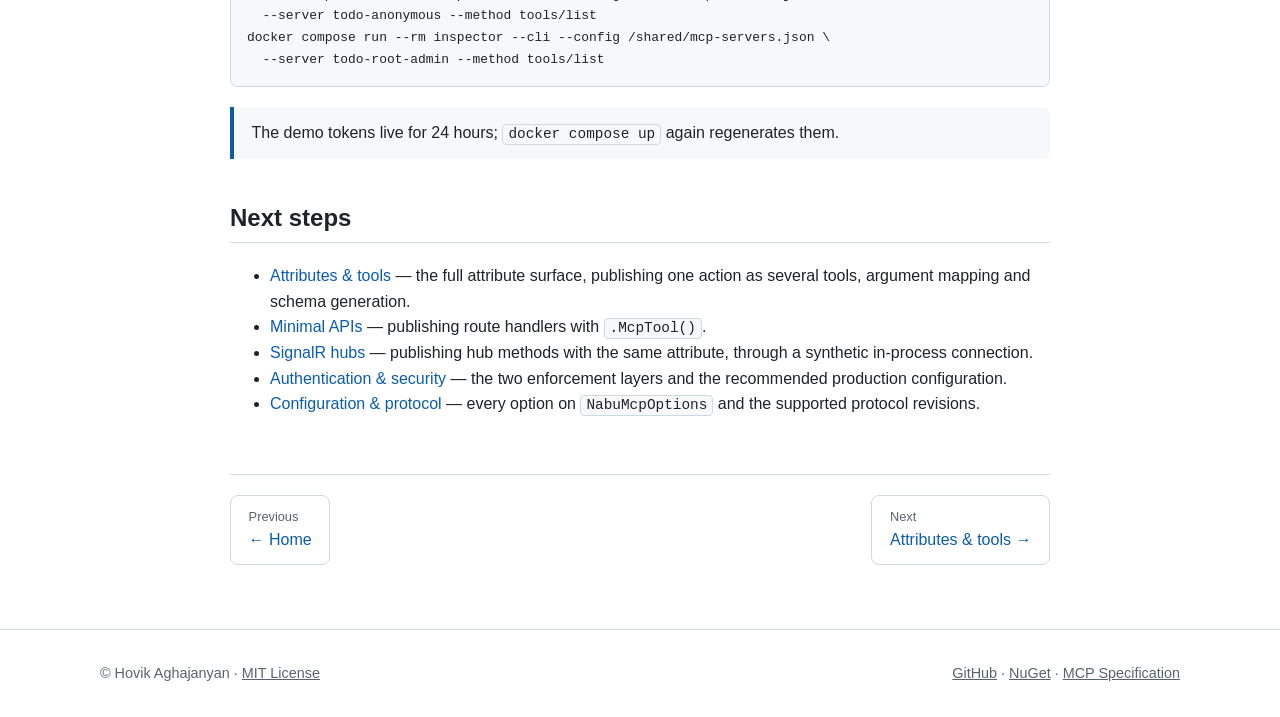
<file: docs/getting-started.html>
<!DOCTYPE html>
<html lang="en">
<head>
  <meta charset="utf-8">
  <meta name="viewport" content="width=device-width, initial-scale=1">
  <title>Getting Started with Nabu.NET — ASP.NET Core MCP Server in 4 Steps</title>
  <meta name="description" content="Install Nabu.Mcp.AspNetCore, register it in Program.cs, mark controller actions with [McpTool], and call your new MCP server — a complete quickstart with curl examples and MCP Inspector.">
  <link rel="canonical" href="https://hovik-aghajanyan.github.io/nabu.net/getting-started.html">
  <link rel="icon" type="image/svg+xml" href="assets/logo.svg">
  <link rel="stylesheet" href="assets/style.css">

  <meta property="og:type" content="article">
  <meta property="og:site_name" content="Nabu.NET">
  <meta property="og:title" content="Getting Started with Nabu.NET — ASP.NET Core MCP Server in 4 Steps">
  <meta property="og:description" content="Install, register, annotate, call: a complete quickstart for exposing an existing ASP.NET Core Web API as a Model Context Protocol server.">
  <meta property="og:url" content="https://hovik-aghajanyan.github.io/nabu.net/getting-started.html">
  <meta property="og:image" content="https://hovik-aghajanyan.github.io/nabu.net/assets/og-image.png">
  <meta name="twitter:card" content="summary_large_image">

  <script type="application/ld+json">
  {
    "@context": "https://schema.org",
    "@type": "TechArticle",
    "headline": "Getting started with Nabu.NET",
    "description": "Quickstart for exposing an existing ASP.NET Core Web API as a Model Context Protocol (MCP) server with Nabu.Mcp.AspNetCore.",
    "url": "https://hovik-aghajanyan.github.io/nabu.net/getting-started.html",
    "author": { "@type": "Person", "name": "Hovik Aghajanyan" },
    "breadcrumb": {
      "@type": "BreadcrumbList",
      "itemListElement": [
        { "@type": "ListItem", "position": 1, "name": "Nabu.NET", "item": "https://hovik-aghajanyan.github.io/nabu.net/" },
        { "@type": "ListItem", "position": 2, "name": "Getting started", "item": "https://hovik-aghajanyan.github.io/nabu.net/getting-started.html" }
      ]
    }
  }
  </script>
</head>
<body>

<header class="site-header">
  <div class="inner">
    <a class="brand" href="./"><img src="assets/logo.svg" alt="" width="26" height="26"> Nabu.NET</a>
    <nav class="site-nav" aria-label="Main">
      <a href="./">Home</a>
      <a href="getting-started.html" aria-current="page">Getting started</a>
      <a href="attributes-and-tools.html">Attributes &amp; tools</a>
      <a href="minimal-apis.html">Minimal APIs</a>
      <a href="signalr.html">SignalR hubs</a>
      <a href="security.html">Security</a>
      <a href="configuration.html">Configuration</a>
      <a href="https://github.com/hovik-aghajanyan/nabu.net" rel="noopener">GitHub</a>
    </nav>
  </div>
</header>

<main>
  <article class="doc">
    <h1>Getting started</h1>
    <p class="lede">Expose an existing ASP.NET Core Web API as a Model Context Protocol server in four steps:
    reference the library, register it, mark the actions you want to publish, and talk to it.</p>

    <h2 id="install">1. Reference the library</h2>
    <p>From <a href="https://www.nuget.org/packages/Nabu.Mcp.AspNetCore" rel="noopener">NuGet</a>:</p>
    <pre><code>dotnet add package Nabu.Mcp.AspNetCore</code></pre>
    <p>Or as a project reference while working from source:</p>
    <pre><code>&lt;ProjectReference Include="path/to/src/Nabu.Mcp.AspNetCore/Nabu.Mcp.AspNetCore.csproj" /&gt;</code></pre>

    <h2 id="register">2. Register and mount it</h2>
    <pre><code>var builder = WebApplication.CreateBuilder(args);

builder.Services.AddControllers();
builder.Services.AddAuthentication(/* ... */);
builder.Services.AddAuthorization(/* ... */);

builder.Services.AddNabuMcp(options =&gt;
{
    options.ServerName = "my-api";
    options.RequireAuthorization = true;   // protect the MCP endpoint itself
});

var app = builder.Build();

app.UseAuthentication();
app.UseAuthorization();

app.UseNabuMcp();      // mount after authentication so the endpoint sees the caller
app.MapControllers();

app.Run();</code></pre>
    <p>
      <code>UseNabuMcp()</code> serves the MCP endpoint at <code>/mcp</code> by default. The route can be
      changed either through <code>options.Path</code> or directly at the mount —
      <code>app.UseNabuMcp("/agent/mcp")</code> — with the argument winning when both are set. Where you
      place it only affects the MCP endpoint itself — tool calls always traverse the whole pipeline from
      the top, regardless of position.
    </p>

    <h2 id="annotate">3. Mark the actions you want to publish</h2>
    <pre><code>[ApiController]
[Route("api/todos")]
[Authorize]
public class TodosController : ControllerBase
{
    /// &lt;summary&gt;Lists the todo items belonging to the signed-in user.&lt;/summary&gt;
    /// &lt;param name="search"&gt;Case-insensitive substring matched against the title and notes.&lt;/param&gt;
    [HttpGet]
    [McpTool]
    public ActionResult&lt;TodoPage&gt; List([FromQuery] string? search, [FromQuery] int page = 0) =&gt; ...
}</code></pre>
    <p>
      That is the whole setup. The XML <code>&lt;summary&gt;</code> becomes the tool description and the
      <code>&lt;param&gt;</code> text becomes the argument descriptions, so a well-documented API produces a
      well-described tool set with no extra work. (Set
      <code>&lt;GenerateDocumentationFile&gt;true&lt;/GenerateDocumentationFile&gt;</code> to enable it.)
    </p>

    <h2 id="call">4. Talk to it</h2>
    <pre><code>curl -X POST http://localhost:5000/mcp \
  -H "Authorization: Bearer $TOKEN" \
  -H 'Content-Type: application/json' \
  -d '{"jsonrpc":"2.0","id":1,"method":"tools/list"}'</code></pre>
    <p>Each published action is advertised with a generated schema and MCP behaviour annotations:</p>
    <pre><code>{
  "name": "todos_get_by_id",
  "title": "Get By Id",
  "description": "Fetches a single todo item by its identifier.",
  "inputSchema": {
    "type": "object",
    "properties": {
      "id": { "type": "string", "format": "uuid", "description": "Identifier of the item." }
    },
    "required": ["id"]
  },
  "annotations": {
    "readOnlyHint": true, "destructiveHint": false, "idempotentHint": true, "openWorldHint": false
  }
}</code></pre>

    <h2 id="sample">Run the sample application</h2>
    <p>
      The repository ships <code>samples/Nabu.Sample.TodoApi</code> — a working API with JWT bearer
      authentication, a role-based policy, model validation and XML documentation. Two accounts exist,
      both with the password <code>password</code>: <code>alice</code> (user) and <code>root</code>
      (user + admin).
    </p>
    <pre><code>dotnet run --project samples/Nabu.Sample.TodoApi
# then POST JSON-RPC to http://localhost:5000/mcp</code></pre>
    <p>
      It is wired up for per-caller tool visibility, so the ordinary authorization attributes are visible
      at work: connect without a token and <code>tools/list</code> returns only the anonymous tools; sign
      in as <code>alice</code> and the todo tools appear; only <code>root</code> sees
      <code>todos_delete</code>, because it carries <code>[Authorize(Policy = "AdminOnly")]</code>.
    </p>

    <h2 id="inspector">Trying it with MCP Inspector</h2>
    <p>
      <code>docker-compose.yml</code> runs both samples together with the official
      <a href="https://github.com/modelcontextprotocol/inspector" rel="noopener">MCP Inspector</a>,
      preconfigured to demonstrate per-caller tool exposure on both protocol layers:
    </p>
    <pre><code>docker compose up --build
# then open http://localhost:6274?MCP_INSPECTOR_API_TOKEN=nabu-local-dev</code></pre>
    <p>
      A one-shot init container signs in as <code>alice</code> and <code>root</code> on both samples and
      writes an Inspector config with three connections per sample. Switching between
      <code>todo-anonymous</code>, <code>todo-alice-user</code> and <code>todo-root-admin</code> in the UI
      shows the tool list grow from 6 anonymous tools to alice's 13 to root's 14. The Todo API is
      published on <code>http://localhost:5080/mcp</code> and the book catalog (served through the
      official MCP SDK) on <code>http://localhost:5081/books/mcp</code>.
    </p>
    <p>The same comparison from the terminal, via the Inspector CLI:</p>
    <pre><code>docker compose run --rm inspector --cli --config /shared/mcp-servers.json \
  --server todo-anonymous --method tools/list
docker compose run --rm inspector --cli --config /shared/mcp-servers.json \
  --server todo-root-admin --method tools/list</code></pre>
    <div class="note">The demo tokens live for 24 hours; <code>docker compose up</code> again regenerates them.</div>

    <h2 id="next">Next steps</h2>
    <ul>
      <li><a href="attributes-and-tools.html">Attributes &amp; tools</a> — the full attribute surface, publishing one action as several tools, argument mapping and schema generation.</li>
      <li><a href="minimal-apis.html">Minimal APIs</a> — publishing route handlers with <code>.McpTool()</code>.</li>
      <li><a href="signalr.html">SignalR hubs</a> — publishing hub methods with the same attribute, through a synthetic in-process connection.</li>
      <li><a href="security.html">Authentication &amp; security</a> — the two enforcement layers and the recommended production configuration.</li>
      <li><a href="configuration.html">Configuration &amp; protocol</a> — every option on <code>NabuMcpOptions</code> and the supported protocol revisions.</li>
    </ul>

    <div class="pager">
      <a href="./"><span class="dir">Previous</span>← Home</a>
      <a href="attributes-and-tools.html"><span class="dir">Next</span>Attributes &amp; tools →</a>
    </div>
  </article>
</main>

<footer class="site-footer">
  <div class="inner">
    <span>© Hovik Aghajanyan · <a href="https://github.com/hovik-aghajanyan/nabu.net/blob/main/LICENSE" rel="noopener">MIT License</a></span>
    <span><a href="https://github.com/hovik-aghajanyan/nabu.net" rel="noopener">GitHub</a> · <a href="https://www.nuget.org/packages/Nabu.Mcp.AspNetCore" rel="noopener">NuGet</a> · <a href="https://modelcontextprotocol.io" rel="noopener">MCP Specification</a></span>
  </div>
</footer>

</body>
</html>
</file>
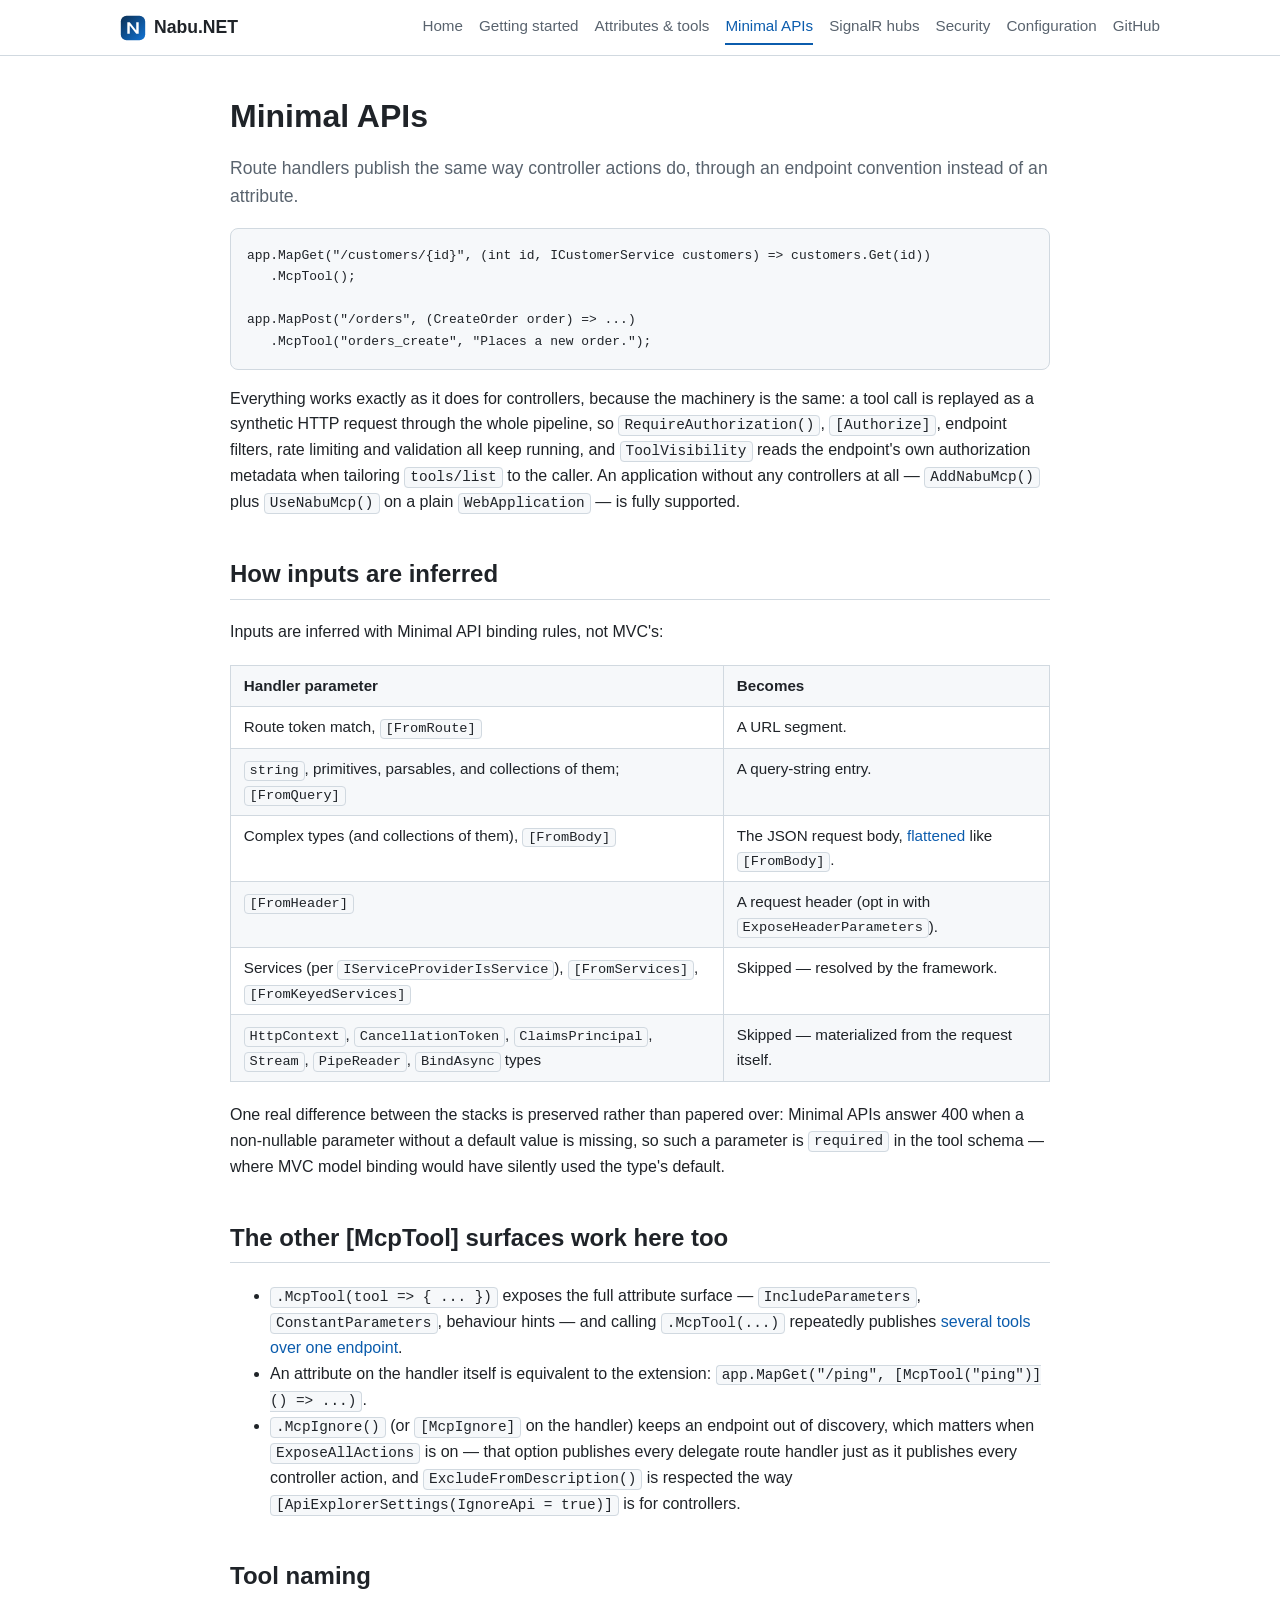
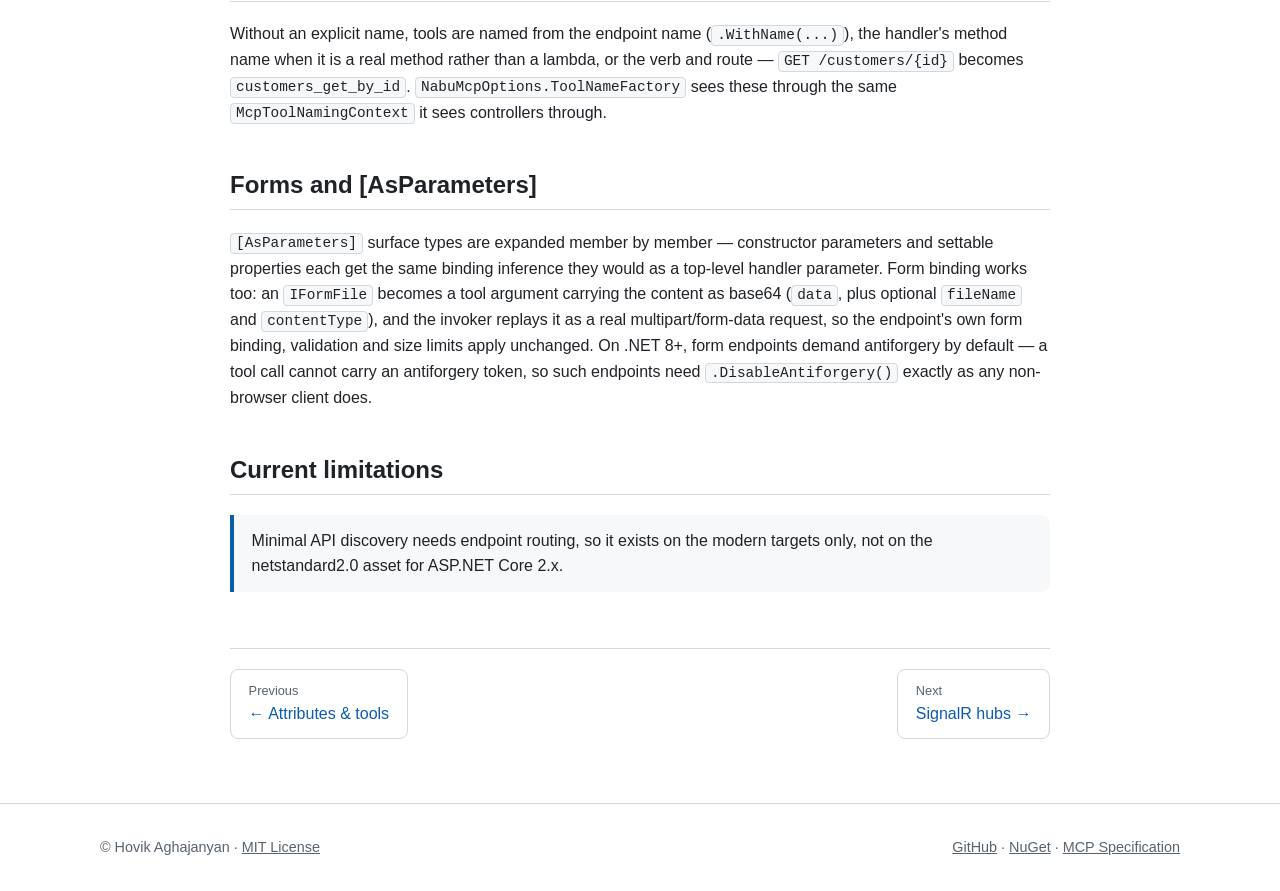
<file: docs/minimal-apis.html>
<!DOCTYPE html>
<html lang="en">
<head>
  <meta charset="utf-8">
  <meta name="viewport" content="width=device-width, initial-scale=1">
  <title>Minimal APIs — Publish Route Handlers as MCP Tools with .McpTool() | Nabu.NET</title>
  <meta name="description" content="Publish ASP.NET Core Minimal API route handlers as Model Context Protocol tools with the .McpTool() endpoint convention. Minimal API binding rules, tool naming, and authorization all preserved.">
  <link rel="canonical" href="https://hovik-aghajanyan.github.io/nabu.net/minimal-apis.html">
  <link rel="icon" type="image/svg+xml" href="assets/logo.svg">
  <link rel="stylesheet" href="assets/style.css">

  <meta property="og:type" content="article">
  <meta property="og:site_name" content="Nabu.NET">
  <meta property="og:title" content="Minimal APIs — Publish Route Handlers as MCP Tools with .McpTool()">
  <meta property="og:description" content="Publish ASP.NET Core Minimal API route handlers as MCP tools with the .McpTool() endpoint convention — binding rules, naming and authorization preserved.">
  <meta property="og:url" content="https://hovik-aghajanyan.github.io/nabu.net/minimal-apis.html">
  <meta property="og:image" content="https://hovik-aghajanyan.github.io/nabu.net/assets/og-image.png">
  <meta name="twitter:card" content="summary_large_image">

  <script type="application/ld+json">
  {
    "@context": "https://schema.org",
    "@type": "TechArticle",
    "headline": "Publishing Minimal APIs as MCP tools with Nabu.NET",
    "description": "How the .McpTool() endpoint convention publishes ASP.NET Core Minimal API route handlers as Model Context Protocol tools.",
    "url": "https://hovik-aghajanyan.github.io/nabu.net/minimal-apis.html",
    "author": { "@type": "Person", "name": "Hovik Aghajanyan" },
    "breadcrumb": {
      "@type": "BreadcrumbList",
      "itemListElement": [
        { "@type": "ListItem", "position": 1, "name": "Nabu.NET", "item": "https://hovik-aghajanyan.github.io/nabu.net/" },
        { "@type": "ListItem", "position": 2, "name": "Minimal APIs", "item": "https://hovik-aghajanyan.github.io/nabu.net/minimal-apis.html" }
      ]
    }
  }
  </script>
</head>
<body>

<header class="site-header">
  <div class="inner">
    <a class="brand" href="./"><img src="assets/logo.svg" alt="" width="26" height="26"> Nabu.NET</a>
    <nav class="site-nav" aria-label="Main">
      <a href="./">Home</a>
      <a href="getting-started.html">Getting started</a>
      <a href="attributes-and-tools.html">Attributes &amp; tools</a>
      <a href="minimal-apis.html" aria-current="page">Minimal APIs</a>
      <a href="signalr.html">SignalR hubs</a>
      <a href="security.html">Security</a>
      <a href="configuration.html">Configuration</a>
      <a href="https://github.com/hovik-aghajanyan/nabu.net" rel="noopener">GitHub</a>
    </nav>
  </div>
</header>

<main>
  <article class="doc">
    <h1>Minimal APIs</h1>
    <p class="lede">Route handlers publish the same way controller actions do, through an endpoint
    convention instead of an attribute.</p>

    <pre><code>app.MapGet("/customers/{id}", (int id, ICustomerService customers) =&gt; customers.Get(id))
   .McpTool();

app.MapPost("/orders", (CreateOrder order) =&gt; ...)
   .McpTool("orders_create", "Places a new order.");</code></pre>
    <p>
      Everything works exactly as it does for controllers, because the machinery is the same: a tool call
      is replayed as a synthetic HTTP request through the whole pipeline, so
      <code>RequireAuthorization()</code>, <code>[Authorize]</code>, endpoint filters, rate limiting and
      validation all keep running, and <code>ToolVisibility</code> reads the endpoint's own authorization
      metadata when tailoring <code>tools/list</code> to the caller. An application without any
      controllers at all — <code>AddNabuMcp()</code> plus <code>UseNabuMcp()</code> on a plain
      <code>WebApplication</code> — is fully supported.
    </p>

    <h2 id="binding">How inputs are inferred</h2>
    <p>Inputs are inferred with Minimal API binding rules, not MVC's:</p>
    <table>
      <thead><tr><th>Handler parameter</th><th>Becomes</th></tr></thead>
      <tbody>
        <tr><td>Route token match, <code>[FromRoute]</code></td><td>A URL segment.</td></tr>
        <tr><td><code>string</code>, primitives, parsables, and collections of them; <code>[FromQuery]</code></td><td>A query-string entry.</td></tr>
        <tr><td>Complex types (and collections of them), <code>[FromBody]</code></td><td>The JSON request body, <a href="attributes-and-tools.html#body-flattening">flattened</a> like <code>[FromBody]</code>.</td></tr>
        <tr><td><code>[FromHeader]</code></td><td>A request header (opt in with <code>ExposeHeaderParameters</code>).</td></tr>
        <tr><td>Services (per <code>IServiceProviderIsService</code>), <code>[FromServices]</code>, <code>[FromKeyedServices]</code></td><td>Skipped — resolved by the framework.</td></tr>
        <tr><td><code>HttpContext</code>, <code>CancellationToken</code>, <code>ClaimsPrincipal</code>, <code>Stream</code>, <code>PipeReader</code>, <code>BindAsync</code> types</td><td>Skipped — materialized from the request itself.</td></tr>
      </tbody>
    </table>
    <p>
      One real difference between the stacks is preserved rather than papered over: Minimal APIs answer
      400 when a non-nullable parameter without a default value is missing, so such a parameter is
      <code>required</code> in the tool schema — where MVC model binding would have silently used the
      type's default.
    </p>

    <h2 id="surfaces">The other [McpTool] surfaces work here too</h2>
    <ul>
      <li><code>.McpTool(tool =&gt; { ... })</code> exposes the full attribute surface —
        <code>IncludeParameters</code>, <code>ConstantParameters</code>, behaviour hints — and calling
        <code>.McpTool(...)</code> repeatedly publishes
        <a href="attributes-and-tools.html#one-action-several-tools">several tools over one endpoint</a>.</li>
      <li>An attribute on the handler itself is equivalent to the extension:
        <code>app.MapGet("/ping", [McpTool("ping")] () =&gt; ...)</code>.</li>
      <li><code>.McpIgnore()</code> (or <code>[McpIgnore]</code> on the handler) keeps an endpoint out of
        discovery, which matters when <code>ExposeAllActions</code> is on — that option publishes every
        delegate route handler just as it publishes every controller action, and
        <code>ExcludeFromDescription()</code> is respected the way
        <code>[ApiExplorerSettings(IgnoreApi = true)]</code> is for controllers.</li>
    </ul>

    <h2 id="naming">Tool naming</h2>
    <p>
      Without an explicit name, tools are named from the endpoint name (<code>.WithName(...)</code>), the
      handler's method name when it is a real method rather than a lambda, or the verb and route —
      <code>GET /customers/{id}</code> becomes <code>customers_get_by_id</code>.
      <code>NabuMcpOptions.ToolNameFactory</code> sees these through the same
      <code>McpToolNamingContext</code> it sees controllers through.
    </p>

    <h2 id="forms-and-asparameters">Forms and [AsParameters]</h2>
    <p>
      <code>[AsParameters]</code> surface types are expanded member by member — constructor parameters
      and settable properties each get the same binding inference they would as a top-level handler
      parameter. Form binding works too: an <code>IFormFile</code> becomes a tool argument carrying the
      content as base64 (<code>data</code>, plus optional <code>fileName</code> and
      <code>contentType</code>), and the invoker replays it as a real multipart/form-data request, so
      the endpoint's own form binding, validation and size limits apply unchanged. On .NET 8+, form
      endpoints demand antiforgery by default — a tool call cannot carry an antiforgery token, so such
      endpoints need <code>.DisableAntiforgery()</code> exactly as any non-browser client does.
    </p>

    <h2 id="limitations">Current limitations</h2>
    <div class="note">
      Minimal API discovery needs endpoint routing, so it exists on the modern targets only, not on
      the netstandard2.0 asset for ASP.NET Core 2.x.
    </div>

    <div class="pager">
      <a href="attributes-and-tools.html"><span class="dir">Previous</span>← Attributes &amp; tools</a>
      <a href="signalr.html"><span class="dir">Next</span>SignalR hubs →</a>
    </div>
  </article>
</main>

<footer class="site-footer">
  <div class="inner">
    <span>© Hovik Aghajanyan · <a href="https://github.com/hovik-aghajanyan/nabu.net/blob/main/LICENSE" rel="noopener">MIT License</a></span>
    <span><a href="https://github.com/hovik-aghajanyan/nabu.net" rel="noopener">GitHub</a> · <a href="https://www.nuget.org/packages/Nabu.Mcp.AspNetCore" rel="noopener">NuGet</a> · <a href="https://modelcontextprotocol.io" rel="noopener">MCP Specification</a></span>
  </div>
</footer>

</body>
</html>
</file>
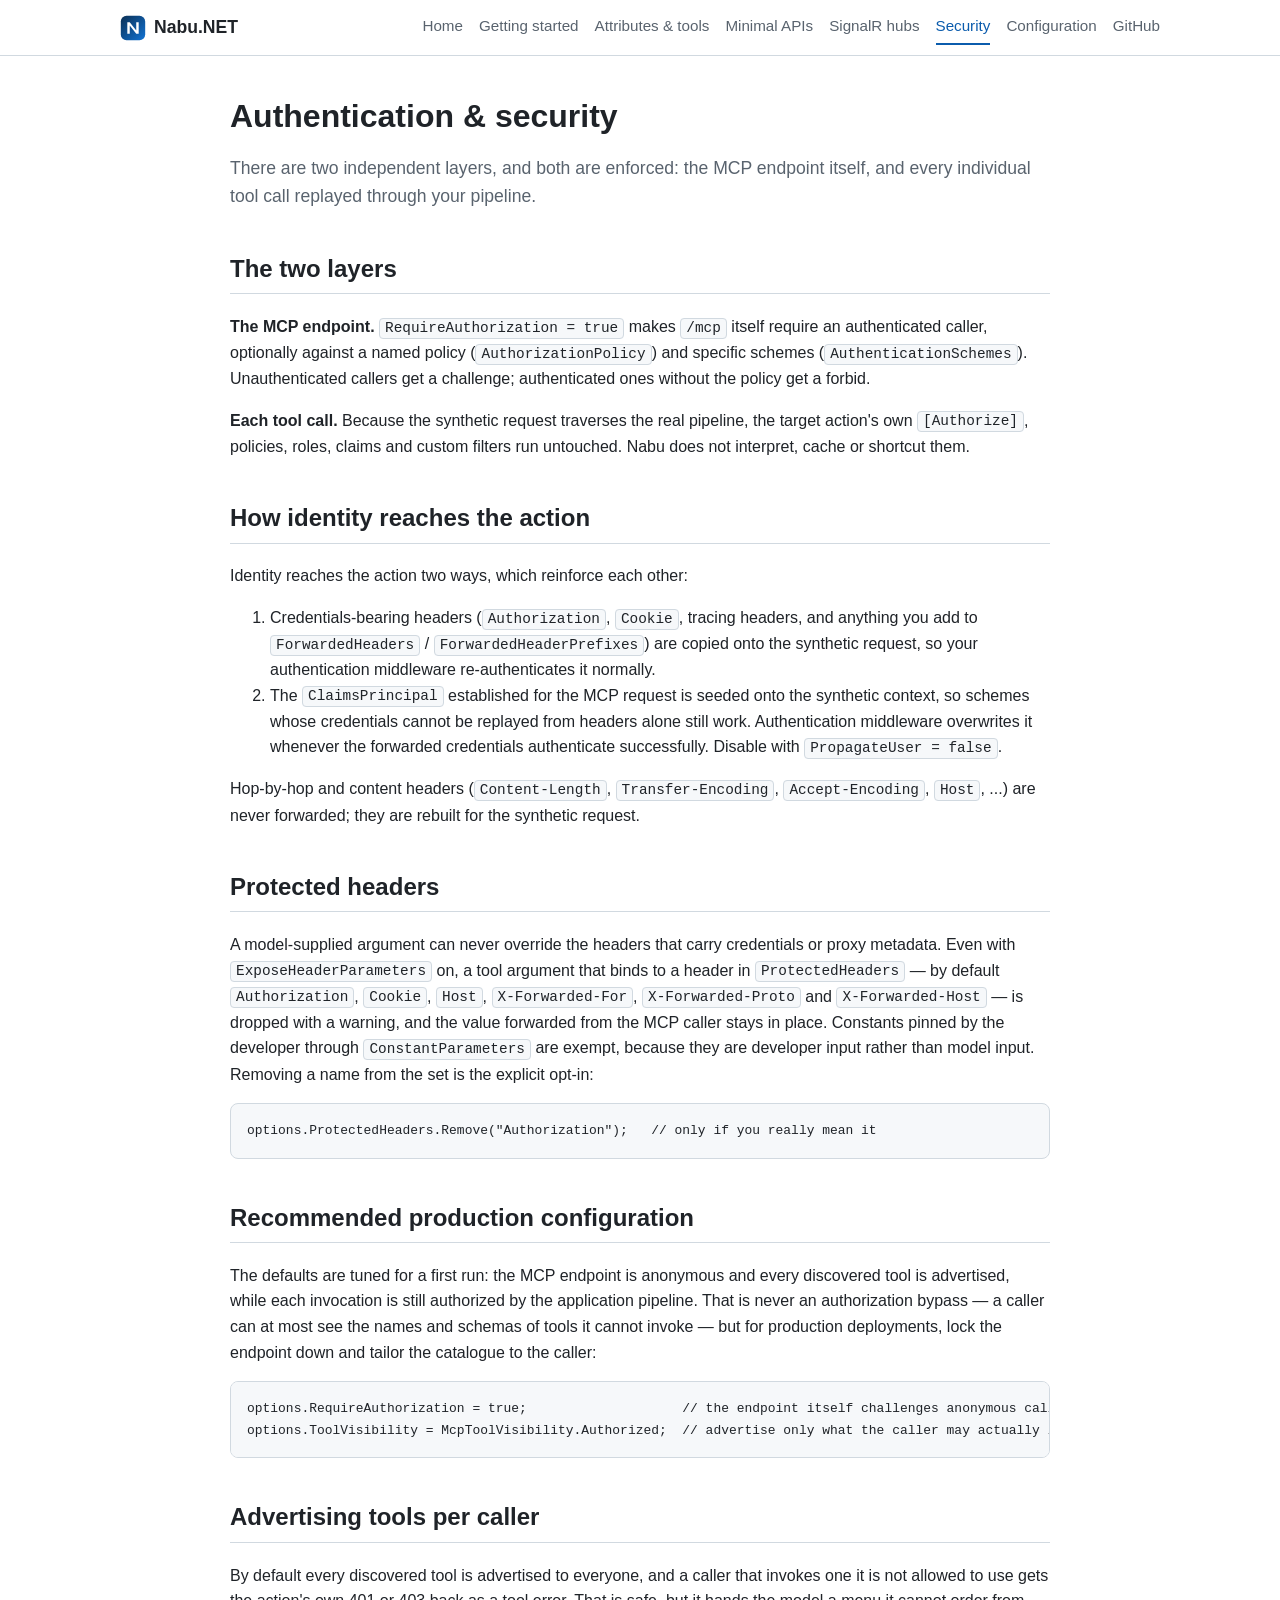
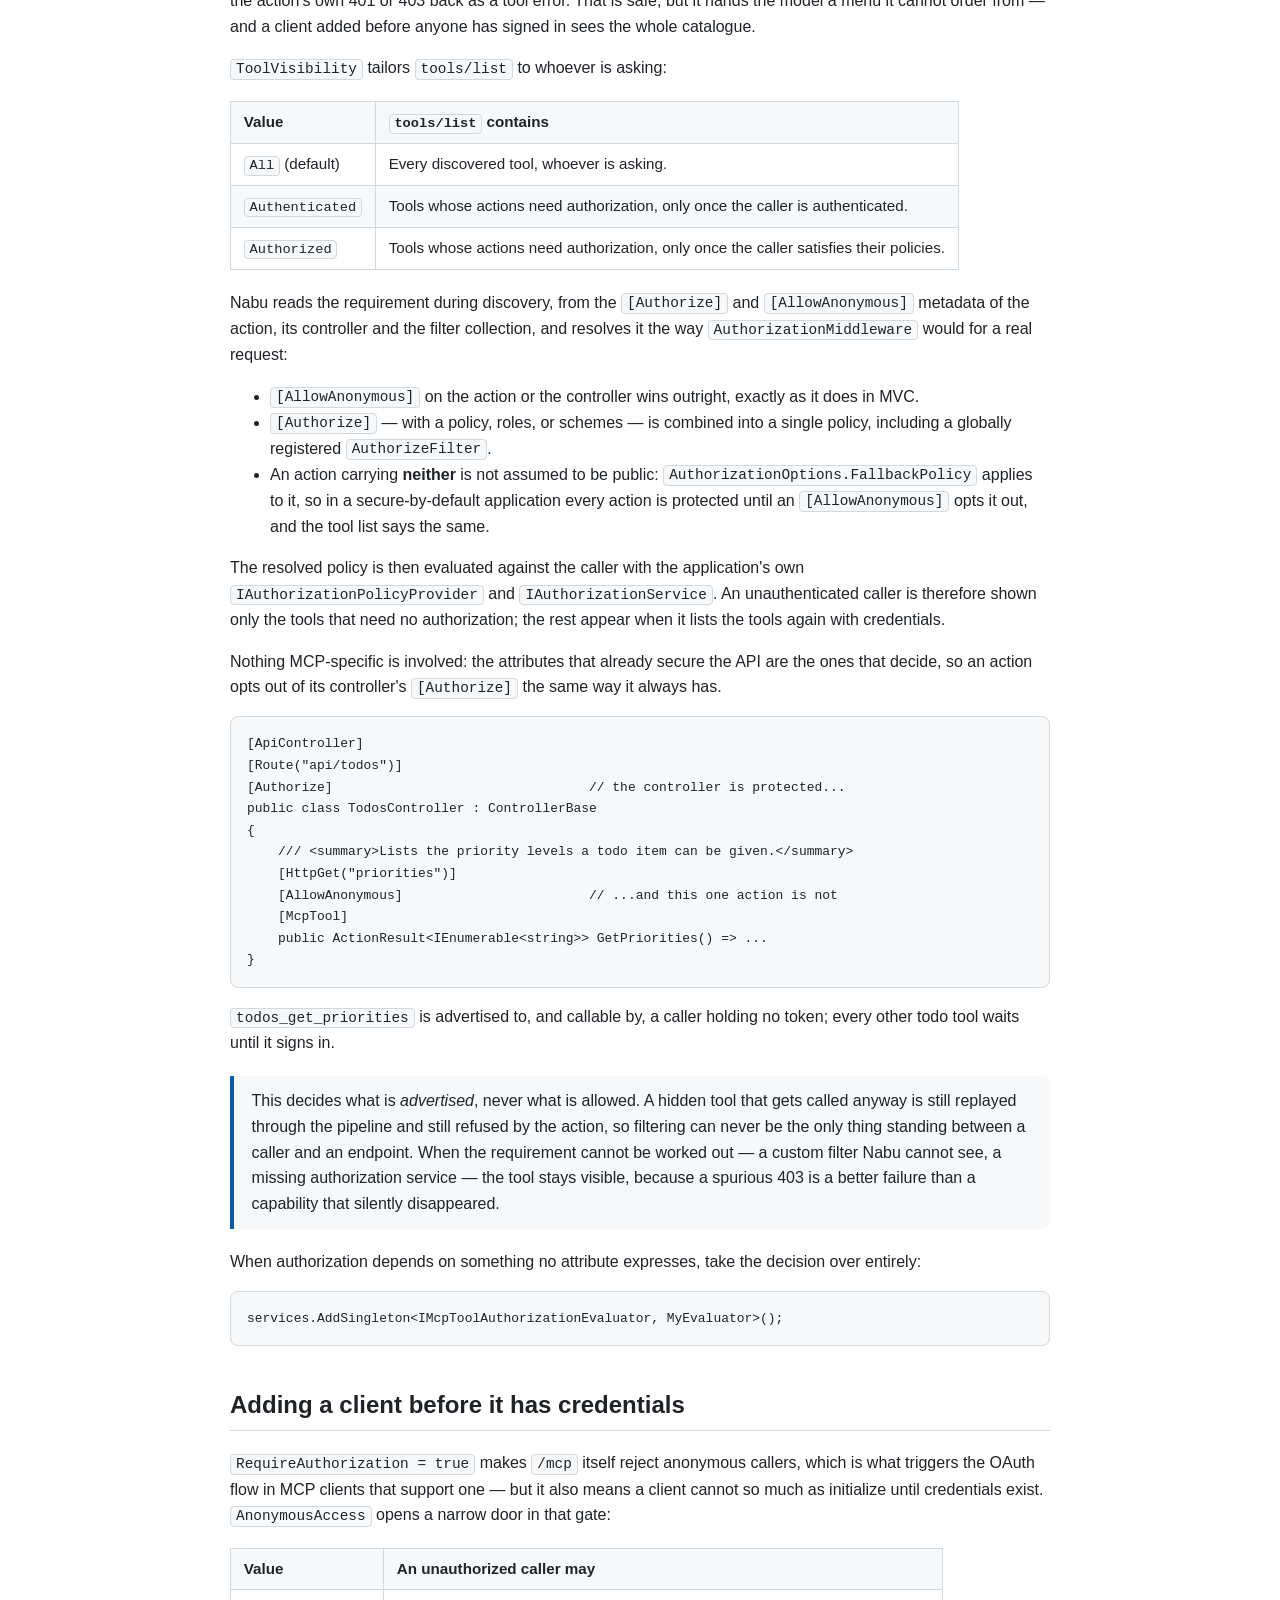
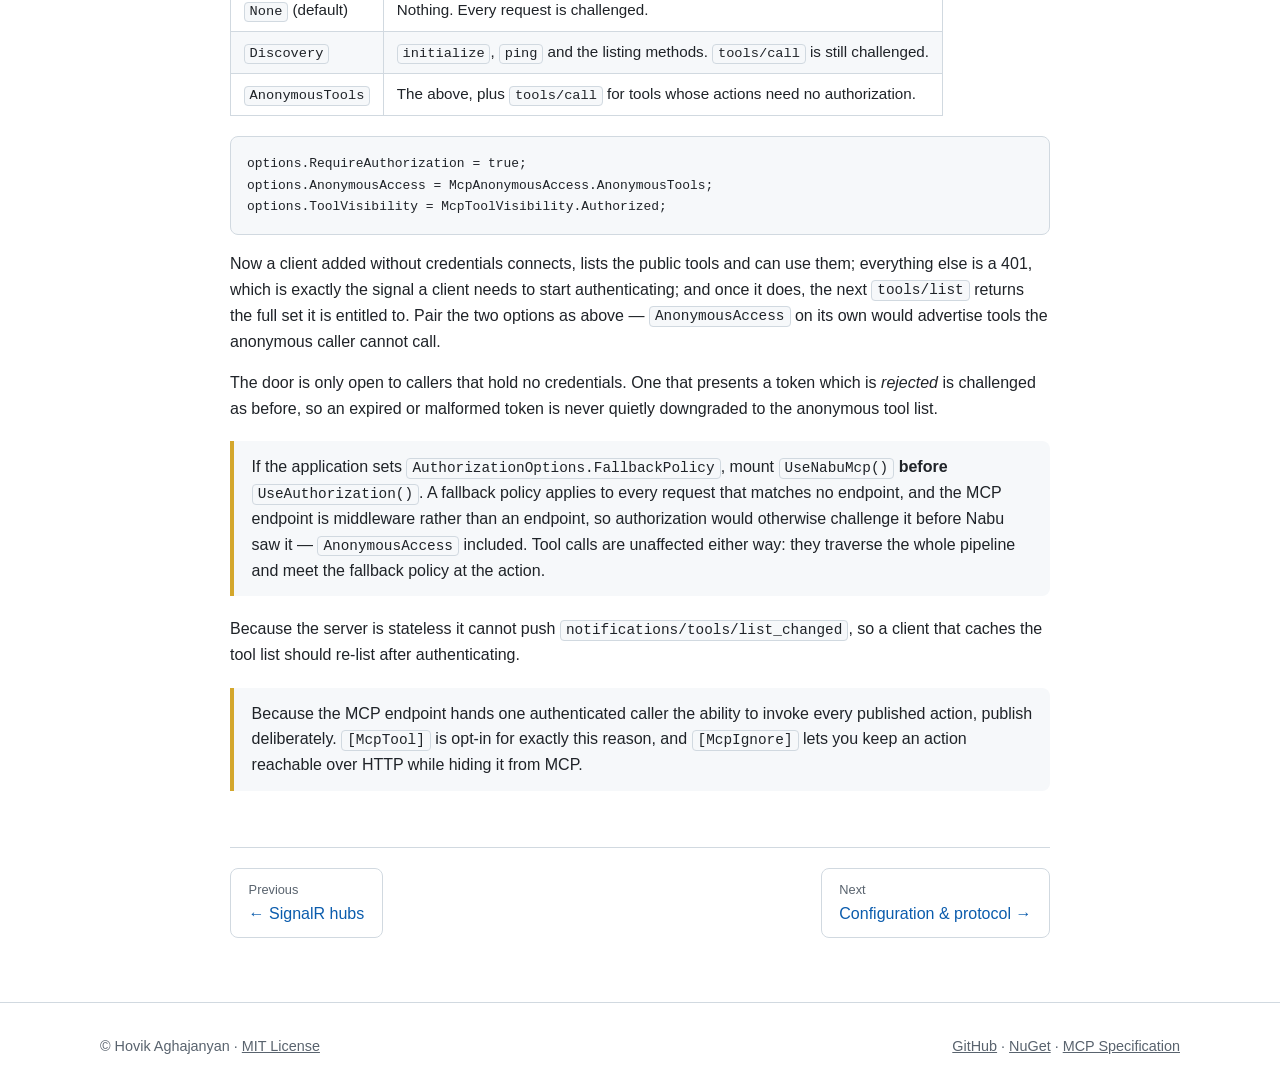
<file: docs/security.html>
<!DOCTYPE html>
<html lang="en">
<head>
  <meta charset="utf-8">
  <meta name="viewport" content="width=device-width, initial-scale=1">
  <title>Authentication &amp; Security — MCP Server Authorization in ASP.NET Core | Nabu.NET</title>
  <meta name="description" content="How Nabu.NET enforces security on an ASP.NET Core MCP server: endpoint authorization, per-tool-call pipeline authorization, per-caller tool visibility, protected headers, and the recommended production configuration.">
  <link rel="canonical" href="https://hovik-aghajanyan.github.io/nabu.net/security.html">
  <link rel="icon" type="image/svg+xml" href="assets/logo.svg">
  <link rel="stylesheet" href="assets/style.css">

  <meta property="og:type" content="article">
  <meta property="og:site_name" content="Nabu.NET">
  <meta property="og:title" content="Authentication &amp; Security — MCP Server Authorization in ASP.NET Core">
  <meta property="og:description" content="Endpoint authorization, per-tool-call pipeline enforcement, per-caller tool visibility and protected headers in Nabu.NET.">
  <meta property="og:url" content="https://hovik-aghajanyan.github.io/nabu.net/security.html">
  <meta property="og:image" content="https://hovik-aghajanyan.github.io/nabu.net/assets/og-image.png">
  <meta name="twitter:card" content="summary_large_image">

  <script type="application/ld+json">
  {
    "@context": "https://schema.org",
    "@type": "TechArticle",
    "headline": "Authentication and security in Nabu.NET",
    "description": "The two independent authorization layers of a Nabu.NET MCP server, per-caller tool visibility, protected headers and production configuration.",
    "url": "https://hovik-aghajanyan.github.io/nabu.net/security.html",
    "author": { "@type": "Person", "name": "Hovik Aghajanyan" },
    "breadcrumb": {
      "@type": "BreadcrumbList",
      "itemListElement": [
        { "@type": "ListItem", "position": 1, "name": "Nabu.NET", "item": "https://hovik-aghajanyan.github.io/nabu.net/" },
        { "@type": "ListItem", "position": 2, "name": "Authentication & security", "item": "https://hovik-aghajanyan.github.io/nabu.net/security.html" }
      ]
    }
  }
  </script>
</head>
<body>

<header class="site-header">
  <div class="inner">
    <a class="brand" href="./"><img src="assets/logo.svg" alt="" width="26" height="26"> Nabu.NET</a>
    <nav class="site-nav" aria-label="Main">
      <a href="./">Home</a>
      <a href="getting-started.html">Getting started</a>
      <a href="attributes-and-tools.html">Attributes &amp; tools</a>
      <a href="minimal-apis.html">Minimal APIs</a>
      <a href="signalr.html">SignalR hubs</a>
      <a href="security.html" aria-current="page">Security</a>
      <a href="configuration.html">Configuration</a>
      <a href="https://github.com/hovik-aghajanyan/nabu.net" rel="noopener">GitHub</a>
    </nav>
  </div>
</header>

<main>
  <article class="doc">
    <h1>Authentication &amp; security</h1>
    <p class="lede">There are two independent layers, and both are enforced: the MCP endpoint itself, and
    every individual tool call replayed through your pipeline.</p>

    <h2 id="two-layers">The two layers</h2>
    <p>
      <strong>The MCP endpoint.</strong> <code>RequireAuthorization = true</code> makes <code>/mcp</code>
      itself require an authenticated caller, optionally against a named policy
      (<code>AuthorizationPolicy</code>) and specific schemes (<code>AuthenticationSchemes</code>).
      Unauthenticated callers get a challenge; authenticated ones without the policy get a forbid.
    </p>
    <p>
      <strong>Each tool call.</strong> Because the synthetic request traverses the real pipeline, the
      target action's own <code>[Authorize]</code>, policies, roles, claims and custom filters run
      untouched. Nabu does not interpret, cache or shortcut them.
    </p>

    <h2 id="identity">How identity reaches the action</h2>
    <p>Identity reaches the action two ways, which reinforce each other:</p>
    <ol>
      <li>Credentials-bearing headers (<code>Authorization</code>, <code>Cookie</code>, tracing headers,
        and anything you add to <code>ForwardedHeaders</code> / <code>ForwardedHeaderPrefixes</code>) are
        copied onto the synthetic request, so your authentication middleware re-authenticates it
        normally.</li>
      <li>The <code>ClaimsPrincipal</code> established for the MCP request is seeded onto the synthetic
        context, so schemes whose credentials cannot be replayed from headers alone still work.
        Authentication middleware overwrites it whenever the forwarded credentials authenticate
        successfully. Disable with <code>PropagateUser = false</code>.</li>
    </ol>
    <p>
      Hop-by-hop and content headers (<code>Content-Length</code>, <code>Transfer-Encoding</code>,
      <code>Accept-Encoding</code>, <code>Host</code>, ...) are never forwarded; they are rebuilt for the
      synthetic request.
    </p>

    <h2 id="protected-headers">Protected headers</h2>
    <p>
      A model-supplied argument can never override the headers that carry credentials or proxy metadata.
      Even with <code>ExposeHeaderParameters</code> on, a tool argument that binds to a header in
      <code>ProtectedHeaders</code> — by default <code>Authorization</code>, <code>Cookie</code>,
      <code>Host</code>, <code>X-Forwarded-For</code>, <code>X-Forwarded-Proto</code> and
      <code>X-Forwarded-Host</code> — is dropped with a warning, and the value forwarded from the MCP
      caller stays in place. Constants pinned by the developer through <code>ConstantParameters</code>
      are exempt, because they are developer input rather than model input. Removing a name from the set
      is the explicit opt-in:
    </p>
    <pre><code>options.ProtectedHeaders.Remove("Authorization");   // only if you really mean it</code></pre>

    <h2 id="production">Recommended production configuration</h2>
    <p>
      The defaults are tuned for a first run: the MCP endpoint is anonymous and every discovered tool is
      advertised, while each invocation is still authorized by the application pipeline. That is never an
      authorization bypass — a caller can at most see the names and schemas of tools it cannot invoke —
      but for production deployments, lock the endpoint down and tailor the catalogue to the caller:
    </p>
    <pre><code>options.RequireAuthorization = true;                    // the endpoint itself challenges anonymous callers
options.ToolVisibility = McpToolVisibility.Authorized;  // advertise only what the caller may actually invoke</code></pre>

    <h2 id="tool-visibility">Advertising tools per caller</h2>
    <p>
      By default every discovered tool is advertised to everyone, and a caller that invokes one it is not
      allowed to use gets the action's own 401 or 403 back as a tool error. That is safe, but it hands
      the model a menu it cannot order from — and a client added before anyone has signed in sees the
      whole catalogue.
    </p>
    <p><code>ToolVisibility</code> tailors <code>tools/list</code> to whoever is asking:</p>
    <table>
      <thead><tr><th>Value</th><th><code>tools/list</code> contains</th></tr></thead>
      <tbody>
        <tr><td><code>All</code> (default)</td><td>Every discovered tool, whoever is asking.</td></tr>
        <tr><td><code>Authenticated</code></td><td>Tools whose actions need authorization, only once the caller is authenticated.</td></tr>
        <tr><td><code>Authorized</code></td><td>Tools whose actions need authorization, only once the caller satisfies their policies.</td></tr>
      </tbody>
    </table>
    <p>
      Nabu reads the requirement during discovery, from the <code>[Authorize]</code> and
      <code>[AllowAnonymous]</code> metadata of the action, its controller and the filter collection, and
      resolves it the way <code>AuthorizationMiddleware</code> would for a real request:
    </p>
    <ul>
      <li><code>[AllowAnonymous]</code> on the action or the controller wins outright, exactly as it does in MVC.</li>
      <li><code>[Authorize]</code> — with a policy, roles, or schemes — is combined into a single policy,
        including a globally registered <code>AuthorizeFilter</code>.</li>
      <li>An action carrying <strong>neither</strong> is not assumed to be public:
        <code>AuthorizationOptions.FallbackPolicy</code> applies to it, so in a secure-by-default
        application every action is protected until an <code>[AllowAnonymous]</code> opts it out, and
        the tool list says the same.</li>
    </ul>
    <p>
      The resolved policy is then evaluated against the caller with the application's own
      <code>IAuthorizationPolicyProvider</code> and <code>IAuthorizationService</code>. An
      unauthenticated caller is therefore shown only the tools that need no authorization; the rest
      appear when it lists the tools again with credentials.
    </p>
    <p>
      Nothing MCP-specific is involved: the attributes that already secure the API are the ones that
      decide, so an action opts out of its controller's <code>[Authorize]</code> the same way it always
      has.
    </p>
    <pre><code>[ApiController]
[Route("api/todos")]
[Authorize]                                 // the controller is protected...
public class TodosController : ControllerBase
{
    /// &lt;summary&gt;Lists the priority levels a todo item can be given.&lt;/summary&gt;
    [HttpGet("priorities")]
    [AllowAnonymous]                        // ...and this one action is not
    [McpTool]
    public ActionResult&lt;IEnumerable&lt;string&gt;&gt; GetPriorities() =&gt; ...
}</code></pre>
    <p>
      <code>todos_get_priorities</code> is advertised to, and callable by, a caller holding no token;
      every other todo tool waits until it signs in.
    </p>
    <div class="note">
      This decides what is <em>advertised</em>, never what is allowed. A hidden tool that gets called
      anyway is still replayed through the pipeline and still refused by the action, so filtering can
      never be the only thing standing between a caller and an endpoint. When the requirement cannot be
      worked out — a custom filter Nabu cannot see, a missing authorization service — the tool stays
      visible, because a spurious 403 is a better failure than a capability that silently disappeared.
    </div>
    <p>When authorization depends on something no attribute expresses, take the decision over entirely:</p>
    <pre><code>services.AddSingleton&lt;IMcpToolAuthorizationEvaluator, MyEvaluator&gt;();</code></pre>

    <h2 id="anonymous-access">Adding a client before it has credentials</h2>
    <p>
      <code>RequireAuthorization = true</code> makes <code>/mcp</code> itself reject anonymous callers,
      which is what triggers the OAuth flow in MCP clients that support one — but it also means a client
      cannot so much as initialize until credentials exist. <code>AnonymousAccess</code> opens a narrow
      door in that gate:
    </p>
    <table>
      <thead><tr><th>Value</th><th>An unauthorized caller may</th></tr></thead>
      <tbody>
        <tr><td><code>None</code> (default)</td><td>Nothing. Every request is challenged.</td></tr>
        <tr><td><code>Discovery</code></td><td><code>initialize</code>, <code>ping</code> and the listing methods. <code>tools/call</code> is still challenged.</td></tr>
        <tr><td><code>AnonymousTools</code></td><td>The above, plus <code>tools/call</code> for tools whose actions need no authorization.</td></tr>
      </tbody>
    </table>
    <pre><code>options.RequireAuthorization = true;
options.AnonymousAccess = McpAnonymousAccess.AnonymousTools;
options.ToolVisibility = McpToolVisibility.Authorized;</code></pre>
    <p>
      Now a client added without credentials connects, lists the public tools and can use them;
      everything else is a 401, which is exactly the signal a client needs to start authenticating; and
      once it does, the next <code>tools/list</code> returns the full set it is entitled to. Pair the two
      options as above — <code>AnonymousAccess</code> on its own would advertise tools the anonymous
      caller cannot call.
    </p>
    <p>
      The door is only open to callers that hold no credentials. One that presents a token which is
      <em>rejected</em> is challenged as before, so an expired or malformed token is never quietly
      downgraded to the anonymous tool list.
    </p>
    <div class="warning">
      If the application sets <code>AuthorizationOptions.FallbackPolicy</code>, mount
      <code>UseNabuMcp()</code> <strong>before</strong> <code>UseAuthorization()</code>. A fallback
      policy applies to every request that matches no endpoint, and the MCP endpoint is middleware rather
      than an endpoint, so authorization would otherwise challenge it before Nabu saw it —
      <code>AnonymousAccess</code> included. Tool calls are unaffected either way: they traverse the
      whole pipeline and meet the fallback policy at the action.
    </div>
    <p>
      Because the server is stateless it cannot push <code>notifications/tools/list_changed</code>, so a
      client that caches the tool list should re-list after authenticating.
    </p>
    <div class="warning">
      Because the MCP endpoint hands one authenticated caller the ability to invoke every published
      action, publish deliberately. <code>[McpTool]</code> is opt-in for exactly this reason, and
      <code>[McpIgnore]</code> lets you keep an action reachable over HTTP while hiding it from MCP.
    </div>

    <div class="pager">
      <a href="signalr.html"><span class="dir">Previous</span>← SignalR hubs</a>
      <a href="configuration.html"><span class="dir">Next</span>Configuration &amp; protocol →</a>
    </div>
  </article>
</main>

<footer class="site-footer">
  <div class="inner">
    <span>© Hovik Aghajanyan · <a href="https://github.com/hovik-aghajanyan/nabu.net/blob/main/LICENSE" rel="noopener">MIT License</a></span>
    <span><a href="https://github.com/hovik-aghajanyan/nabu.net" rel="noopener">GitHub</a> · <a href="https://www.nuget.org/packages/Nabu.Mcp.AspNetCore" rel="noopener">NuGet</a> · <a href="https://modelcontextprotocol.io" rel="noopener">MCP Specification</a></span>
  </div>
</footer>

</body>
</html>
</file>
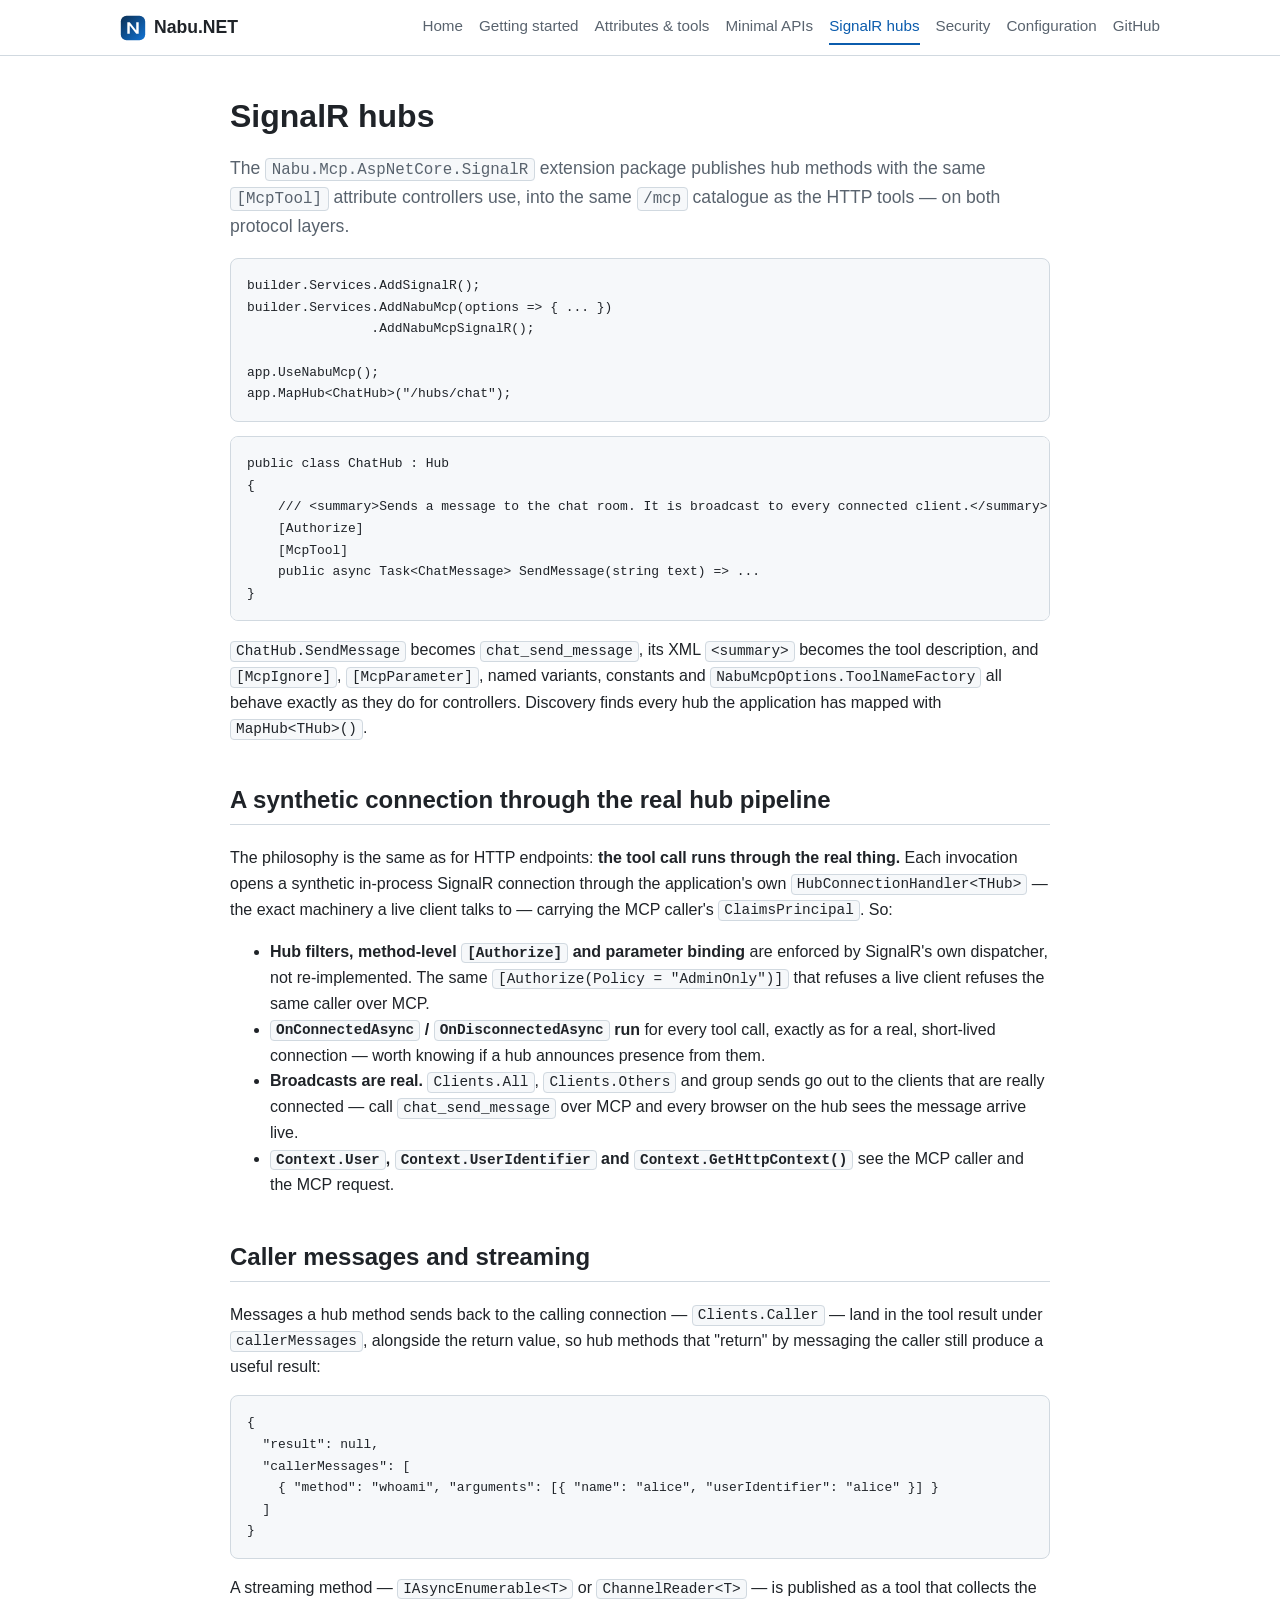
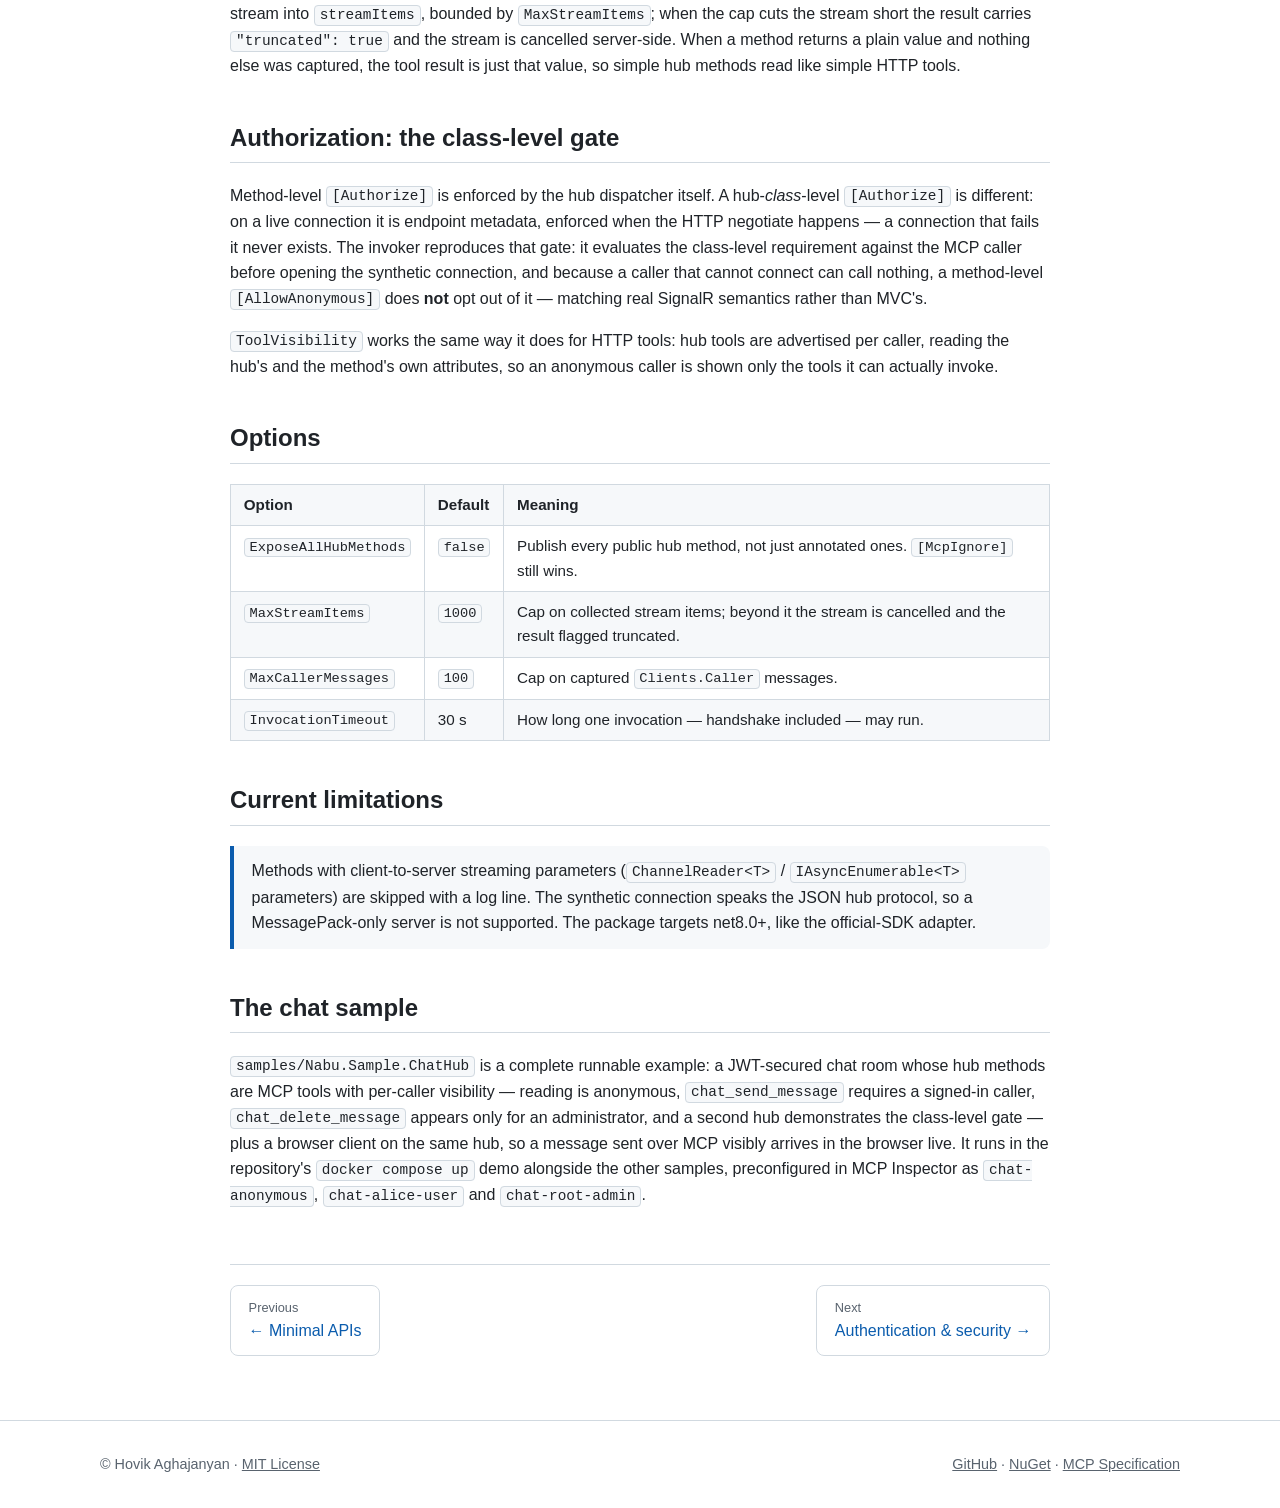
<file: docs/signalr.html>
<!DOCTYPE html>
<html lang="en">
<head>
  <meta charset="utf-8">
  <meta name="viewport" content="width=device-width, initial-scale=1">
  <title>SignalR Hubs — Publish Hub Methods as MCP Tools | Nabu.NET</title>
  <meta name="description" content="Publish ASP.NET Core SignalR hub methods as Model Context Protocol tools with the same [McpTool] attribute. Each tool call opens a synthetic in-process connection through the real hub pipeline — filters, authorization, streaming and broadcasts all preserved.">
  <link rel="canonical" href="https://hovik-aghajanyan.github.io/nabu.net/signalr.html">
  <link rel="icon" type="image/svg+xml" href="assets/logo.svg">
  <link rel="stylesheet" href="assets/style.css">

  <meta property="og:type" content="article">
  <meta property="og:site_name" content="Nabu.NET">
  <meta property="og:title" content="SignalR Hubs — Publish Hub Methods as MCP Tools">
  <meta property="og:description" content="Publish SignalR hub methods as MCP tools with [McpTool]. Tool calls run through the application's own hub pipeline — filters, authorization, streaming and broadcasts preserved.">
  <meta property="og:url" content="https://hovik-aghajanyan.github.io/nabu.net/signalr.html">
  <meta property="og:image" content="https://hovik-aghajanyan.github.io/nabu.net/assets/og-image.png">
  <meta name="twitter:card" content="summary_large_image">

  <script type="application/ld+json">
  {
    "@context": "https://schema.org",
    "@type": "TechArticle",
    "headline": "Publishing SignalR hub methods as MCP tools with Nabu.NET",
    "description": "How the Nabu.Mcp.AspNetCore.SignalR extension publishes SignalR hub methods as Model Context Protocol tools over a synthetic in-process connection through the real hub pipeline.",
    "url": "https://hovik-aghajanyan.github.io/nabu.net/signalr.html",
    "author": { "@type": "Person", "name": "Hovik Aghajanyan" },
    "breadcrumb": {
      "@type": "BreadcrumbList",
      "itemListElement": [
        { "@type": "ListItem", "position": 1, "name": "Nabu.NET", "item": "https://hovik-aghajanyan.github.io/nabu.net/" },
        { "@type": "ListItem", "position": 2, "name": "SignalR hubs", "item": "https://hovik-aghajanyan.github.io/nabu.net/signalr.html" }
      ]
    }
  }
  </script>
</head>
<body>

<header class="site-header">
  <div class="inner">
    <a class="brand" href="./"><img src="assets/logo.svg" alt="" width="26" height="26"> Nabu.NET</a>
    <nav class="site-nav" aria-label="Main">
      <a href="./">Home</a>
      <a href="getting-started.html">Getting started</a>
      <a href="attributes-and-tools.html">Attributes &amp; tools</a>
      <a href="minimal-apis.html">Minimal APIs</a>
      <a href="signalr.html" aria-current="page">SignalR hubs</a>
      <a href="security.html">Security</a>
      <a href="configuration.html">Configuration</a>
      <a href="https://github.com/hovik-aghajanyan/nabu.net" rel="noopener">GitHub</a>
    </nav>
  </div>
</header>

<main>
  <article class="doc">
    <h1>SignalR hubs</h1>
    <p class="lede">The <code>Nabu.Mcp.AspNetCore.SignalR</code> extension package publishes hub
    methods with the same <code>[McpTool]</code> attribute controllers use, into the same
    <code>/mcp</code> catalogue as the HTTP tools — on both protocol layers.</p>

    <pre><code>builder.Services.AddSignalR();
builder.Services.AddNabuMcp(options =&gt; { ... })
                .AddNabuMcpSignalR();

app.UseNabuMcp();
app.MapHub&lt;ChatHub&gt;("/hubs/chat");</code></pre>

    <pre><code>public class ChatHub : Hub
{
    /// &lt;summary&gt;Sends a message to the chat room. It is broadcast to every connected client.&lt;/summary&gt;
    [Authorize]
    [McpTool]
    public async Task&lt;ChatMessage&gt; SendMessage(string text) =&gt; ...
}</code></pre>

    <p>
      <code>ChatHub.SendMessage</code> becomes <code>chat_send_message</code>, its XML
      <code>&lt;summary&gt;</code> becomes the tool description, and <code>[McpIgnore]</code>,
      <code>[McpParameter]</code>, named variants, constants and
      <code>NabuMcpOptions.ToolNameFactory</code> all behave exactly as they do for controllers.
      Discovery finds every hub the application has mapped with <code>MapHub&lt;THub&gt;()</code>.
    </p>

    <h2 id="synthetic-connection">A synthetic connection through the real hub pipeline</h2>
    <p>
      The philosophy is the same as for HTTP endpoints: <strong>the tool call runs through the real
      thing.</strong> Each invocation opens a synthetic in-process SignalR connection through the
      application's own <code>HubConnectionHandler&lt;THub&gt;</code> — the exact machinery a live
      client talks to — carrying the MCP caller's <code>ClaimsPrincipal</code>. So:
    </p>
    <ul>
      <li><strong>Hub filters, method-level <code>[Authorize]</code> and parameter binding</strong>
        are enforced by SignalR's own dispatcher, not re-implemented. The same
        <code>[Authorize(Policy = "AdminOnly")]</code> that refuses a live client refuses the same
        caller over MCP.</li>
      <li><strong><code>OnConnectedAsync</code> / <code>OnDisconnectedAsync</code> run</strong> for
        every tool call, exactly as for a real, short-lived connection — worth knowing if a hub
        announces presence from them.</li>
      <li><strong>Broadcasts are real.</strong> <code>Clients.All</code>, <code>Clients.Others</code>
        and group sends go out to the clients that are really connected — call
        <code>chat_send_message</code> over MCP and every browser on the hub sees the message
        arrive live.</li>
      <li><strong><code>Context.User</code>, <code>Context.UserIdentifier</code> and
        <code>Context.GetHttpContext()</code></strong> see the MCP caller and the MCP request.</li>
    </ul>

    <h2 id="caller-messages">Caller messages and streaming</h2>
    <p>
      Messages a hub method sends back to the calling connection — <code>Clients.Caller</code> —
      land in the tool result under <code>callerMessages</code>, alongside the return value, so hub
      methods that "return" by messaging the caller still produce a useful result:
    </p>
    <pre><code>{
  "result": null,
  "callerMessages": [
    { "method": "whoami", "arguments": [{ "name": "alice", "userIdentifier": "alice" }] }
  ]
}</code></pre>
    <p>
      A streaming method — <code>IAsyncEnumerable&lt;T&gt;</code> or
      <code>ChannelReader&lt;T&gt;</code> — is published as a tool that collects the stream into
      <code>streamItems</code>, bounded by <code>MaxStreamItems</code>; when the cap cuts the
      stream short the result carries <code>"truncated": true</code> and the stream is cancelled
      server-side. When a method returns a plain value and nothing else was captured, the tool
      result is just that value, so simple hub methods read like simple HTTP tools.
    </p>

    <h2 id="authorization">Authorization: the class-level gate</h2>
    <p>
      Method-level <code>[Authorize]</code> is enforced by the hub dispatcher itself. A
      hub-<em>class</em>-level <code>[Authorize]</code> is different: on a live connection it is
      endpoint metadata, enforced when the HTTP negotiate happens — a connection that fails it never
      exists. The invoker reproduces that gate: it evaluates the class-level requirement against the
      MCP caller before opening the synthetic connection, and because a caller that cannot connect
      can call nothing, a method-level <code>[AllowAnonymous]</code> does <strong>not</strong> opt
      out of it — matching real SignalR semantics rather than MVC's.
    </p>
    <p>
      <code>ToolVisibility</code> works the same way it does for HTTP tools: hub tools are
      advertised per caller, reading the hub's and the method's own attributes, so an anonymous
      caller is shown only the tools it can actually invoke.
    </p>

    <h2 id="options">Options</h2>
    <table>
      <thead><tr><th>Option</th><th>Default</th><th>Meaning</th></tr></thead>
      <tbody>
        <tr><td><code>ExposeAllHubMethods</code></td><td><code>false</code></td><td>Publish every public hub method, not just annotated ones. <code>[McpIgnore]</code> still wins.</td></tr>
        <tr><td><code>MaxStreamItems</code></td><td><code>1000</code></td><td>Cap on collected stream items; beyond it the stream is cancelled and the result flagged truncated.</td></tr>
        <tr><td><code>MaxCallerMessages</code></td><td><code>100</code></td><td>Cap on captured <code>Clients.Caller</code> messages.</td></tr>
        <tr><td><code>InvocationTimeout</code></td><td>30 s</td><td>How long one invocation — handshake included — may run.</td></tr>
      </tbody>
    </table>

    <h2 id="limitations">Current limitations</h2>
    <div class="note">
      Methods with client-to-server streaming parameters (<code>ChannelReader&lt;T&gt;</code> /
      <code>IAsyncEnumerable&lt;T&gt;</code> parameters) are skipped with a log line. The synthetic
      connection speaks the JSON hub protocol, so a MessagePack-only server is not supported. The
      package targets net8.0+, like the official-SDK adapter.
    </div>

    <h2 id="sample">The chat sample</h2>
    <p>
      <code>samples/Nabu.Sample.ChatHub</code> is a complete runnable example: a JWT-secured chat
      room whose hub methods are MCP tools with per-caller visibility — reading is anonymous,
      <code>chat_send_message</code> requires a signed-in caller, <code>chat_delete_message</code>
      appears only for an administrator, and a second hub demonstrates the class-level gate — plus
      a browser client on the same hub, so a message sent over MCP visibly arrives in the browser
      live. It runs in the repository's <code>docker compose up</code> demo alongside the other
      samples, preconfigured in MCP Inspector as <code>chat-anonymous</code>,
      <code>chat-alice-user</code> and <code>chat-root-admin</code>.
    </p>

    <div class="pager">
      <a href="minimal-apis.html"><span class="dir">Previous</span>← Minimal APIs</a>
      <a href="security.html"><span class="dir">Next</span>Authentication &amp; security →</a>
    </div>
  </article>
</main>

<footer class="site-footer">
  <div class="inner">
    <span>© Hovik Aghajanyan · <a href="https://github.com/hovik-aghajanyan/nabu.net/blob/main/LICENSE" rel="noopener">MIT License</a></span>
    <span><a href="https://github.com/hovik-aghajanyan/nabu.net" rel="noopener">GitHub</a> · <a href="https://www.nuget.org/packages/Nabu.Mcp.AspNetCore" rel="noopener">NuGet</a> · <a href="https://modelcontextprotocol.io" rel="noopener">MCP Specification</a></span>
  </div>
</footer>

</body>
</html>
</file>
<file: docs/assets/style.css>
/* Nabu.NET documentation site */
:root {
  --bg: #ffffff;
  --bg-soft: #f6f8fa;
  --bg-code: #f6f8fa;
  --text: #1f2328;
  --text-soft: #59636e;
  --accent: #0b5cad;
  --accent-strong: #0a4f95;
  --border: #d1d9e0;
  --hero-bg: linear-gradient(135deg, #0b3054 0%, #0b5cad 60%, #1173d4 100%);
  --hero-text: #ffffff;
  --badge-bg: #ddf4ff;
  --badge-text: #0b5cad;
  --table-stripe: #f6f8fa;
}

@media (prefers-color-scheme: dark) {
  :root {
    --bg: #0d1117;
    --bg-soft: #161b22;
    --bg-code: #161b22;
    --text: #e6edf3;
    --text-soft: #9198a1;
    --accent: #58a6ff;
    --accent-strong: #79b8ff;
    --border: #30363d;
    --hero-bg: linear-gradient(135deg, #0a2540 0%, #0b3d6e 60%, #0b5cad 100%);
    --hero-text: #e6edf3;
    --badge-bg: #0b3d6e;
    --badge-text: #9ecbff;
    --table-stripe: #161b22;
  }
}

* { box-sizing: border-box; }

html { scroll-behavior: smooth; }

body {
  margin: 0;
  font-family: -apple-system, BlinkMacSystemFont, "Segoe UI", "Noto Sans", Helvetica, Arial, sans-serif;
  font-size: 16px;
  line-height: 1.6;
  color: var(--text);
  background: var(--bg);
}

a { color: var(--accent); text-decoration: none; }
a:hover { text-decoration: underline; }

code, pre {
  font-family: ui-monospace, SFMono-Regular, "SF Mono", Menlo, Consolas, "Liberation Mono", monospace;
  font-size: 0.9em;
}

code {
  background: var(--bg-code);
  border: 1px solid var(--border);
  border-radius: 4px;
  padding: 0.1em 0.35em;
}

pre {
  background: var(--bg-code);
  border: 1px solid var(--border);
  border-radius: 8px;
  padding: 1rem;
  overflow-x: auto;
  line-height: 1.5;
}

pre code { background: none; border: none; padding: 0; }

/* Header / nav */
.site-header {
  position: sticky;
  top: 0;
  z-index: 10;
  background: var(--bg);
  border-bottom: 1px solid var(--border);
}

.site-header .inner {
  max-width: 1080px;
  margin: 0 auto;
  padding: 0.65rem 1.25rem;
  display: flex;
  align-items: center;
  gap: 1.25rem;
  flex-wrap: wrap;
}

.brand {
  font-weight: 700;
  font-size: 1.1rem;
  color: var(--text);
  display: flex;
  align-items: center;
  gap: 0.5rem;
}

.brand:hover { text-decoration: none; }
.brand img { width: 26px; height: 26px; }

.site-nav { display: flex; gap: 1rem; flex-wrap: wrap; margin-left: auto; }

.site-nav a {
  color: var(--text-soft);
  font-size: 0.95rem;
  padding: 0.25rem 0;
  border-bottom: 2px solid transparent;
}

.site-nav a:hover { color: var(--accent); text-decoration: none; }
.site-nav a[aria-current="page"] { color: var(--accent); border-bottom-color: var(--accent); }

/* Hero */
.hero {
  background: var(--hero-bg);
  color: var(--hero-text);
  padding: 4rem 1.25rem 4.5rem;
  text-align: center;
}

.hero h1 {
  font-size: clamp(1.8rem, 4.5vw, 2.9rem);
  margin: 0 auto 1rem;
  max-width: 820px;
  line-height: 1.2;
}

.hero p.tagline {
  font-size: clamp(1.05rem, 2.2vw, 1.3rem);
  max-width: 720px;
  margin: 0 auto 2rem;
  opacity: 0.92;
}

.hero .actions { display: flex; gap: 0.9rem; justify-content: center; flex-wrap: wrap; }

.btn {
  display: inline-block;
  padding: 0.7rem 1.5rem;
  border-radius: 8px;
  font-weight: 600;
  border: 1px solid transparent;
}

.btn-primary { background: #ffffff; color: #0b3054; }
.btn-primary:hover { background: #eef4fb; text-decoration: none; }
.btn-ghost { border-color: rgba(255, 255, 255, 0.6); color: var(--hero-text); }
.btn-ghost:hover { background: rgba(255, 255, 255, 0.12); text-decoration: none; }

.hero pre {
  max-width: 640px;
  margin: 2.25rem auto 0;
  text-align: left;
  background: rgba(0, 0, 0, 0.35);
  border-color: rgba(255, 255, 255, 0.25);
  color: #e6edf3;
}

/* Layout */
main { max-width: 1080px; margin: 0 auto; padding: 2rem 1.25rem 4rem; }

article.doc { max-width: 820px; margin: auto; }

h1 { font-size: 2rem; line-height: 1.25; margin: 0.5rem 0 1rem; }
h2 { font-size: 1.5rem; margin-top: 2.5rem; padding-bottom: 0.3rem; border-bottom: 1px solid var(--border); }
h3 { font-size: 1.2rem; margin-top: 2rem; }

h2 a.anchor, h3 a.anchor { color: inherit; }
h2 a.anchor:hover, h3 a.anchor:hover { color: var(--accent); text-decoration: none; }

.lede { font-size: 1.1rem; color: var(--text-soft); }

/* Feature grid */
.features {
  display: grid;
  grid-template-columns: repeat(auto-fit, minmax(280px, 1fr));
  gap: 1.25rem;
  margin: 2.5rem 0;
}

.feature {
  border: 1px solid var(--border);
  border-radius: 10px;
  padding: 1.25rem 1.4rem;
  background: var(--bg-soft);
}

.feature h3 { margin: 0 0 0.5rem; font-size: 1.05rem; }
.feature p { margin: 0; color: var(--text-soft); font-size: 0.95rem; }

/* Tables */
table {
  width: 100%;
  border-collapse: collapse;
  margin: 1.25rem 0;
  font-size: 0.95rem;
  display: block;
  overflow-x: auto;
}

th, td {
  border: 1px solid var(--border);
  padding: 0.5rem 0.8rem;
  text-align: left;
  vertical-align: top;
}

th { background: var(--bg-soft); }
tbody tr:nth-child(even) { background: var(--table-stripe); }

/* Callouts */
.note, .warning {
  border-left: 4px solid var(--accent);
  background: var(--bg-soft);
  border-radius: 0 8px 8px 0;
  padding: 0.8rem 1.1rem;
  margin: 1.25rem 0;
}

.warning { border-left-color: #d4a72c; }

/* Prev / next pager */
.pager {
  display: flex;
  justify-content: space-between;
  gap: 1rem;
  margin-top: 3.5rem;
  padding-top: 1.25rem;
  border-top: 1px solid var(--border);
  flex-wrap: wrap;
}

.pager a {
  border: 1px solid var(--border);
  border-radius: 8px;
  padding: 0.7rem 1.1rem;
  max-width: 48%;
}

.pager a:hover { border-color: var(--accent); text-decoration: none; }
.pager .dir { display: block; font-size: 0.8rem; color: var(--text-soft); }

/* FAQ */
details.faq {
  border: 1px solid var(--border);
  border-radius: 8px;
  padding: 0.75rem 1.1rem;
  margin: 0.75rem 0;
  background: var(--bg-soft);
}

details.faq summary { cursor: pointer; font-weight: 600; }
details.faq[open] summary { margin-bottom: 0.5rem; }

/* Footer */
.site-footer {
  border-top: 1px solid var(--border);
  padding: 2rem 1.25rem;
  color: var(--text-soft);
  font-size: 0.9rem;
}

.site-footer .inner {
  max-width: 1080px;
  margin: 0 auto;
  display: flex;
  justify-content: space-between;
  gap: 1rem;
  flex-wrap: wrap;
}

.site-footer a { color: var(--text-soft); text-decoration: underline; }
.site-footer a:hover { color: var(--accent); }

/* Badges row */
.badges { display: flex; gap: 0.5rem; justify-content: center; flex-wrap: wrap; margin-top: 1.5rem; }
.badges img { height: 20px; }

@media (max-width: 640px) {
  .hero { padding: 3rem 1rem; }
  .pager a { max-width: 100%; }
}
</file>
